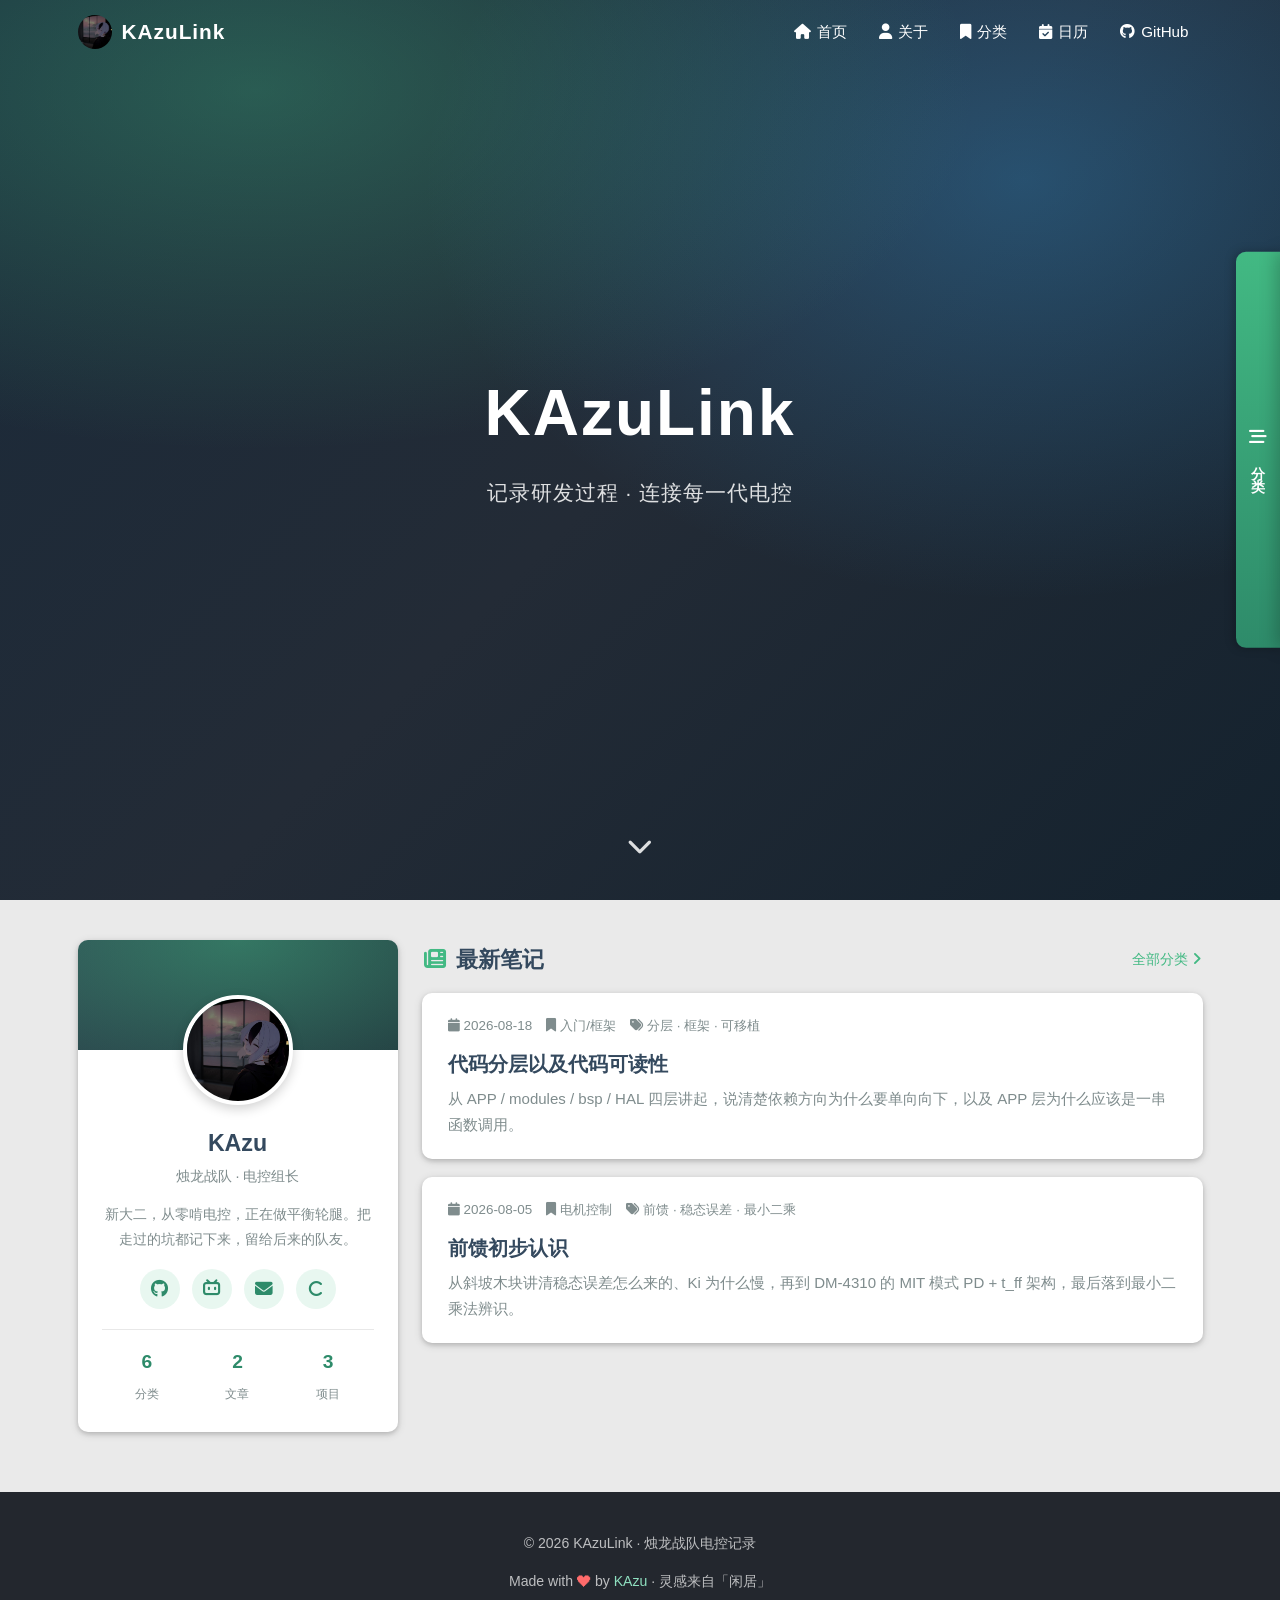
<file: index.html>
<!DOCTYPE html>
<html lang="zh-CN">
<head>
  <meta charset="utf-8">
  <meta name="viewport" content="width=device-width, initial-scale=1.0">
  <meta name="keywords" content="KAzuLink,烛龙,电控,机器人,轮腿,STM32">
  <meta name="description" content="KAzuLink · 烛龙电控记录与传承">
  <title>KAzuLink · 首页</title>
  <link rel="icon" type="image/png" href="preview.jpg">

  <!-- Font Awesome 图标 -->
  <link rel="stylesheet" href="https://cdn.jsdelivr.net/npm/@fortawesome/fontawesome-free@6.5.1/css/all.min.css">
  <!-- AOS 滚动动画（与闲居同款） -->
  <link rel="stylesheet" href="https://cdn.jsdelivr.net/npm/aos@2.3.4/dist/aos.css">
  <link rel="stylesheet" href="css/style.css">
</head>
<body>

  <!-- ============ 顶部导航 ============ -->
  <header class="navbar-fixed">
    <nav id="headNav" class="nav-transparent">
      <div class="container">
        <div class="brand">
          <a href="index.html" class="waves-effect">
            <img src="preview.jpg" class="logo-img" alt="LOGO">
            <span>KAzuLink</span>
          </a>
        </div>
        <ul class="nav-menu">
          <li><a href="index.html" class="waves-effect"><i class="fas fa-home"></i><span>首页</span></a></li>
          <li><a href="about.html" class="waves-effect"><i class="fas fa-user"></i><span>关于</span></a></li>
          <li><a href="categories.html" class="waves-effect"><i class="fas fa-bookmark"></i><span>分类</span></a></li>
          <li><a href="leg-plan.html" class="waves-effect"><i class="fas fa-calendar-check"></i><span>日历</span></a></li>
          <li><a href="https://github.com/KAzuLInk" target="_blank" class="waves-effect"><i class="fab fa-github"></i><span>GitHub</span></a></li>
        </ul>
      </div>
    </nav>
  </header>

  <!-- ============ Hero Banner ============ -->
  <section class="hero">
    <div class="hero-inner">
      <h1 class="site-title" data-aos="fade-up">KAzuLink</h1>
      <p class="site-subtitle" data-aos="fade-up" data-aos-delay="150">记录研发过程 · 连接每一代电控</p>
    </div>
    <a href="#main" class="scroll-down"><i class="fas fa-chevron-down"></i></a>
  </section>

  <!-- ============ 主体 ============ -->
  <main class="main" id="main">
    <div class="container layout">

      <!-- 左侧个人卡片 -->
      <aside class="card profile-card" data-aos="fade-right">
        <div class="profile-cover"></div>
        <div class="profile-body">
          <a class="profile-main" href="about.html" title="查看关于我">
            <img src="preview.jpg" class="avatar" alt="头像">
            <h2 class="profile-name">KAzu</h2>
            <p class="profile-title">烛龙战队 · 电控组长</p>
            <p class="profile-bio">新大二，从零啃电控，正在做平衡轮腿。把走过的坑都记下来，留给后来的队友。</p>
          </a>
          <div class="profile-links">
            <a href="https://github.com/KAzuLInk" target="_blank" title="GitHub"><i class="fab fa-github"></i></a>
            <a href="https://space.bilibili.com/" target="_blank" title="B站"><i class="fab fa-bilibili"></i></a>
            <a href="mailto:you@example.com" title="邮箱"><i class="fas fa-envelope"></i></a>
            <a href="#" title="CSDN"><i class="fas fa-c"></i></a>
          </div>
          <div class="profile-stats">
            <div class="stat"><b>6</b><span>分类</span></div>
            <div class="stat"><b>2</b><span>文章</span></div>
            <div class="stat"><b>3</b><span>项目</span></div>
          </div>
        </div>
      </aside>

      <!-- 右侧文章列表 -->
      <section>
        <div class="section-head" data-aos="fade-left">
          <h2><i class="fas fa-newspaper"></i>最新笔记</h2>
          <a class="more" href="categories.html">全部分类 <i class="fas fa-angle-right"></i></a>
        </div>

        <!-- POSTS_START -->
        <article class="card post-card hoverable" data-aos="fade-up">
          <div class="post-meta">
            <span><i class="fas fa-calendar"></i>2026-08-18</span>
            <span><i class="fas fa-bookmark"></i>入门/框架</span>
            <span><i class="fas fa-tags"></i>分层 · 框架 · 可移植</span>
          </div>
          <h3><a href="post-code-layering.html">代码分层以及代码可读性</a></h3>
          <p class="post-excerpt">从 APP / modules / bsp / HAL 四层讲起，说清楚依赖方向为什么要单向向下，以及 APP 层为什么应该是一串函数调用。</p>
        </article>

        <article class="card post-card hoverable" data-aos="fade-up" data-aos-delay="100">
          <div class="post-meta">
            <span><i class="fas fa-calendar"></i>2026-08-05</span>
            <span><i class="fas fa-bookmark"></i>电机控制</span>
            <span><i class="fas fa-tags"></i>前馈 · 稳态误差 · 最小二乘</span>
          </div>
          <h3><a href="post-feedforward.html">前馈初步认识</a></h3>
          <p class="post-excerpt">从斜坡木块讲清稳态误差怎么来的、Ki 为什么慢，再到 DM-4310 的 MIT 模式 PD + t_ff 架构，最后落到最小二乘法辨识。</p>
        </article>
      <!-- POSTS_END -->
      </section>

    </div>
  </main>

  <!-- ============ 右侧弹出分类抽屉 ============ -->
  <aside class="category-drawer" id="categoryDrawer">
    <div class="drawer-handle" id="drawerHandle">
      <i class="fas fa-bars-staggered"></i>
      <span class="handle-text">分 类</span>
    </div>
    <div class="drawer-body">
      <div class="drawer-title"><i class="fas fa-bookmark"></i>全部分类</div>
      <a class="drawer-item" href="categories.html#framework"><i class="fas fa-layer-group"></i>入门/框架<span class="count">1</span></a>
      <a class="drawer-item" href="categories.html#motor"><i class="fas fa-gauge-high"></i>电机控制<span class="count">1</span></a>
      <a class="drawer-item" href="categories.html#leg"><i class="fas fa-person-running"></i>平衡轮腿<span class="count">0</span></a>
      <a class="drawer-item" href="categories.html#chassis"><i class="fas fa-gears"></i>底盘/云台<span class="count">0</span></a>
      <a class="drawer-item" href="categories.html#review"><i class="fas fa-flag-checkered"></i>比赛复盘<span class="count">0</span></a>
      <a class="drawer-item" href="categories.html#pitfall"><i class="fas fa-triangle-exclamation"></i>踩坑记录<span class="count">0</span></a>
    </div>
  </aside>

  <!-- ============ 返回顶部 ============ -->
  <button class="to-top" id="toTop" title="返回顶部"><i class="fas fa-arrow-up"></i></button>

  <!-- ============ 页脚 ============ -->
  <footer>
    <p>© 2026 KAzuLink · 烛龙战队电控记录</p>
    <p>Made with <span class="heart">❤</span> by <a href="about.html">KAzu</a> · 灵感来自「闲居」</p>
  </footer>

  <!-- AOS 动画 -->
  <script src="https://cdn.jsdelivr.net/npm/aos@2.3.4/dist/aos.js"></script>
  <script src="js/main.js"></script>
</body>
</html>
</file>
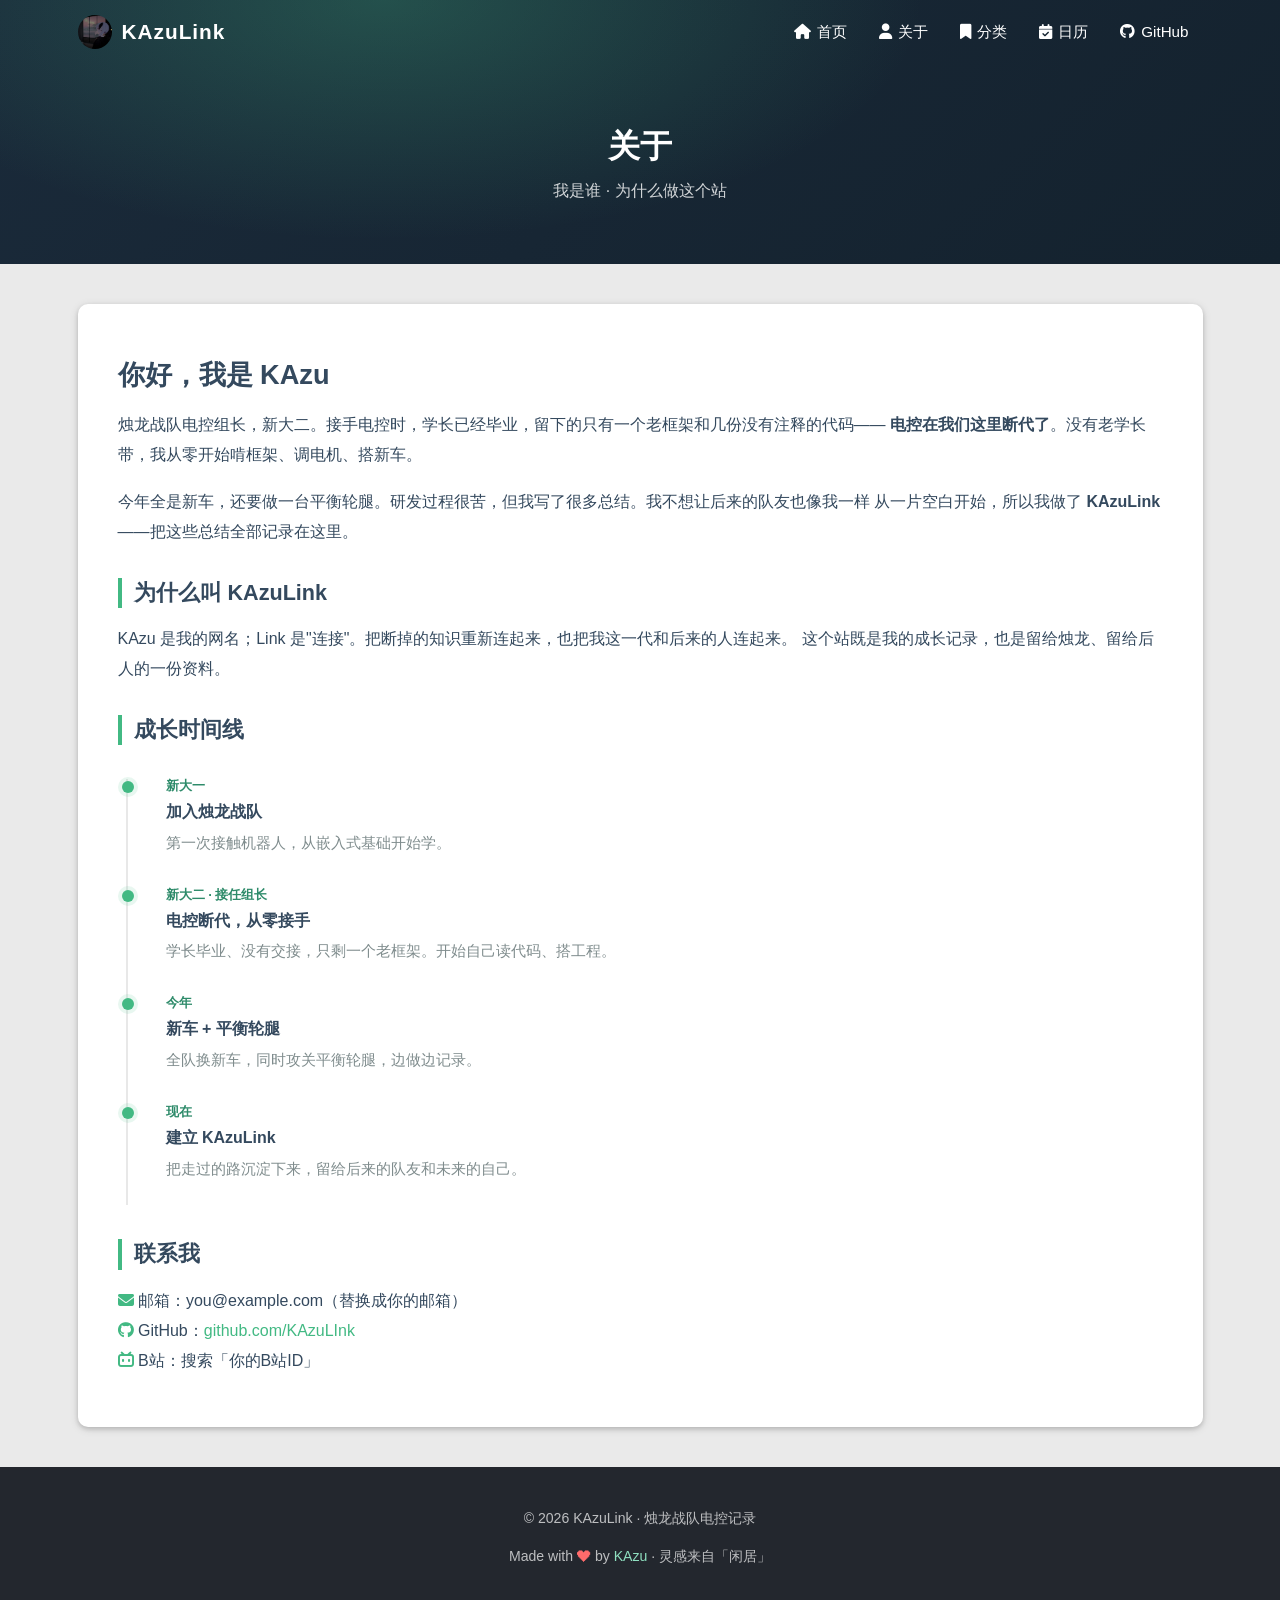
<file: about.html>
<!DOCTYPE html>
<html lang="zh-CN">
<head>
  <meta charset="utf-8">
  <meta name="viewport" content="width=device-width, initial-scale=1.0">
  <meta name="description" content="关于 KAzuLink 与烛龙电控">
  <title>关于 · KAzuLink</title>
  <link rel="icon" type="image/png" href="preview.jpg">
  <link rel="stylesheet" href="https://cdn.jsdelivr.net/npm/@fortawesome/fontawesome-free@6.5.1/css/all.min.css">
  <link rel="stylesheet" href="https://cdn.jsdelivr.net/npm/aos@2.3.4/dist/aos.css">
  <link rel="stylesheet" href="css/style.css">
</head>
<body>

  <header class="navbar-fixed">
    <nav id="headNav" class="nav-transparent">
      <div class="container">
        <div class="brand">
          <a href="index.html" class="waves-effect">
            <img src="preview.jpg" class="logo-img" alt="LOGO">
            <span>KAzuLink</span>
          </a>
        </div>
        <ul class="nav-menu">
          <li><a href="index.html" class="waves-effect"><i class="fas fa-home"></i><span>首页</span></a></li>
          <li><a href="about.html" class="waves-effect"><i class="fas fa-user"></i><span>关于</span></a></li>
          <li><a href="categories.html" class="waves-effect"><i class="fas fa-bookmark"></i><span>分类</span></a></li>
          <li><a href="leg-plan.html" class="waves-effect"><i class="fas fa-calendar-check"></i><span>日历</span></a></li>
          <li><a href="https://github.com/KAzuLInk" target="_blank" class="waves-effect"><i class="fab fa-github"></i><span>GitHub</span></a></li>
        </ul>
      </div>
    </nav>
  </header>

  <section class="page-hero">
    <h1 data-aos="fade-up">关于</h1>
    <p data-aos="fade-up" data-aos-delay="100">我是谁 · 为什么做这个站</p>
  </section>

  <main class="container">
    <div class="article" data-aos="fade-up">
      <h1>你好，我是 KAzu</h1>
      <p>
        烛龙战队电控组长，新大二。接手电控时，学长已经毕业，留下的只有一个老框架和几份没有注释的代码——
        <strong>电控在我们这里断代了</strong>。没有老学长带，我从零开始啃框架、调电机、搭新车。
      </p>
      <p>
        今年全是新车，还要做一台平衡轮腿。研发过程很苦，但我写了很多总结。我不想让后来的队友也像我一样
        从一片空白开始，所以我做了 <strong>KAzuLink</strong>——把这些总结全部记录在这里。
      </p>

      <h2>为什么叫 KAzuLink</h2>
      <p>
        KAzu 是我的网名；Link 是"连接"。把断掉的知识重新连起来，也把我这一代和后来的人连起来。
        这个站既是我的成长记录，也是留给烛龙、留给后人的一份资料。
      </p>

      <h2>成长时间线</h2>
      <div class="timeline">
        <div class="timeline-item">
          <div class="time">新大一</div>
          <h4>加入烛龙战队</h4>
          <p>第一次接触机器人，从嵌入式基础开始学。</p>
        </div>
        <div class="timeline-item">
          <div class="time">新大二 · 接任组长</div>
          <h4>电控断代，从零接手</h4>
          <p>学长毕业、没有交接，只剩一个老框架。开始自己读代码、搭工程。</p>
        </div>
        <div class="timeline-item">
          <div class="time">今年</div>
          <h4>新车 + 平衡轮腿</h4>
          <p>全队换新车，同时攻关平衡轮腿，边做边记录。</p>
        </div>
        <div class="timeline-item">
          <div class="time">现在</div>
          <h4>建立 KAzuLink</h4>
          <p>把走过的路沉淀下来，留给后来的队友和未来的自己。</p>
        </div>
      </div>

      <h2>联系我</h2>
      <p>
        <i class="fas fa-envelope" style="color:#42b983"></i> 邮箱：you@example.com（替换成你的邮箱）<br>
        <i class="fab fa-github" style="color:#42b983"></i> GitHub：<a href="https://github.com/KAzuLInk">github.com/KAzuLInk</a><br>
        <i class="fab fa-bilibili" style="color:#42b983"></i> B站：搜索「你的B站ID」
      </p>
    </div>
  </main>

  <footer>
    <p>© 2026 KAzuLink · 烛龙战队电控记录</p>
    <p>Made with <span class="heart">❤</span> by <a href="about.html">KAzu</a> · 灵感来自「闲居」</p>
  </footer>

  <script src="https://cdn.jsdelivr.net/npm/aos@2.3.4/dist/aos.js"></script>
  <script src="js/main.js"></script>
</body>
</html>
</file>
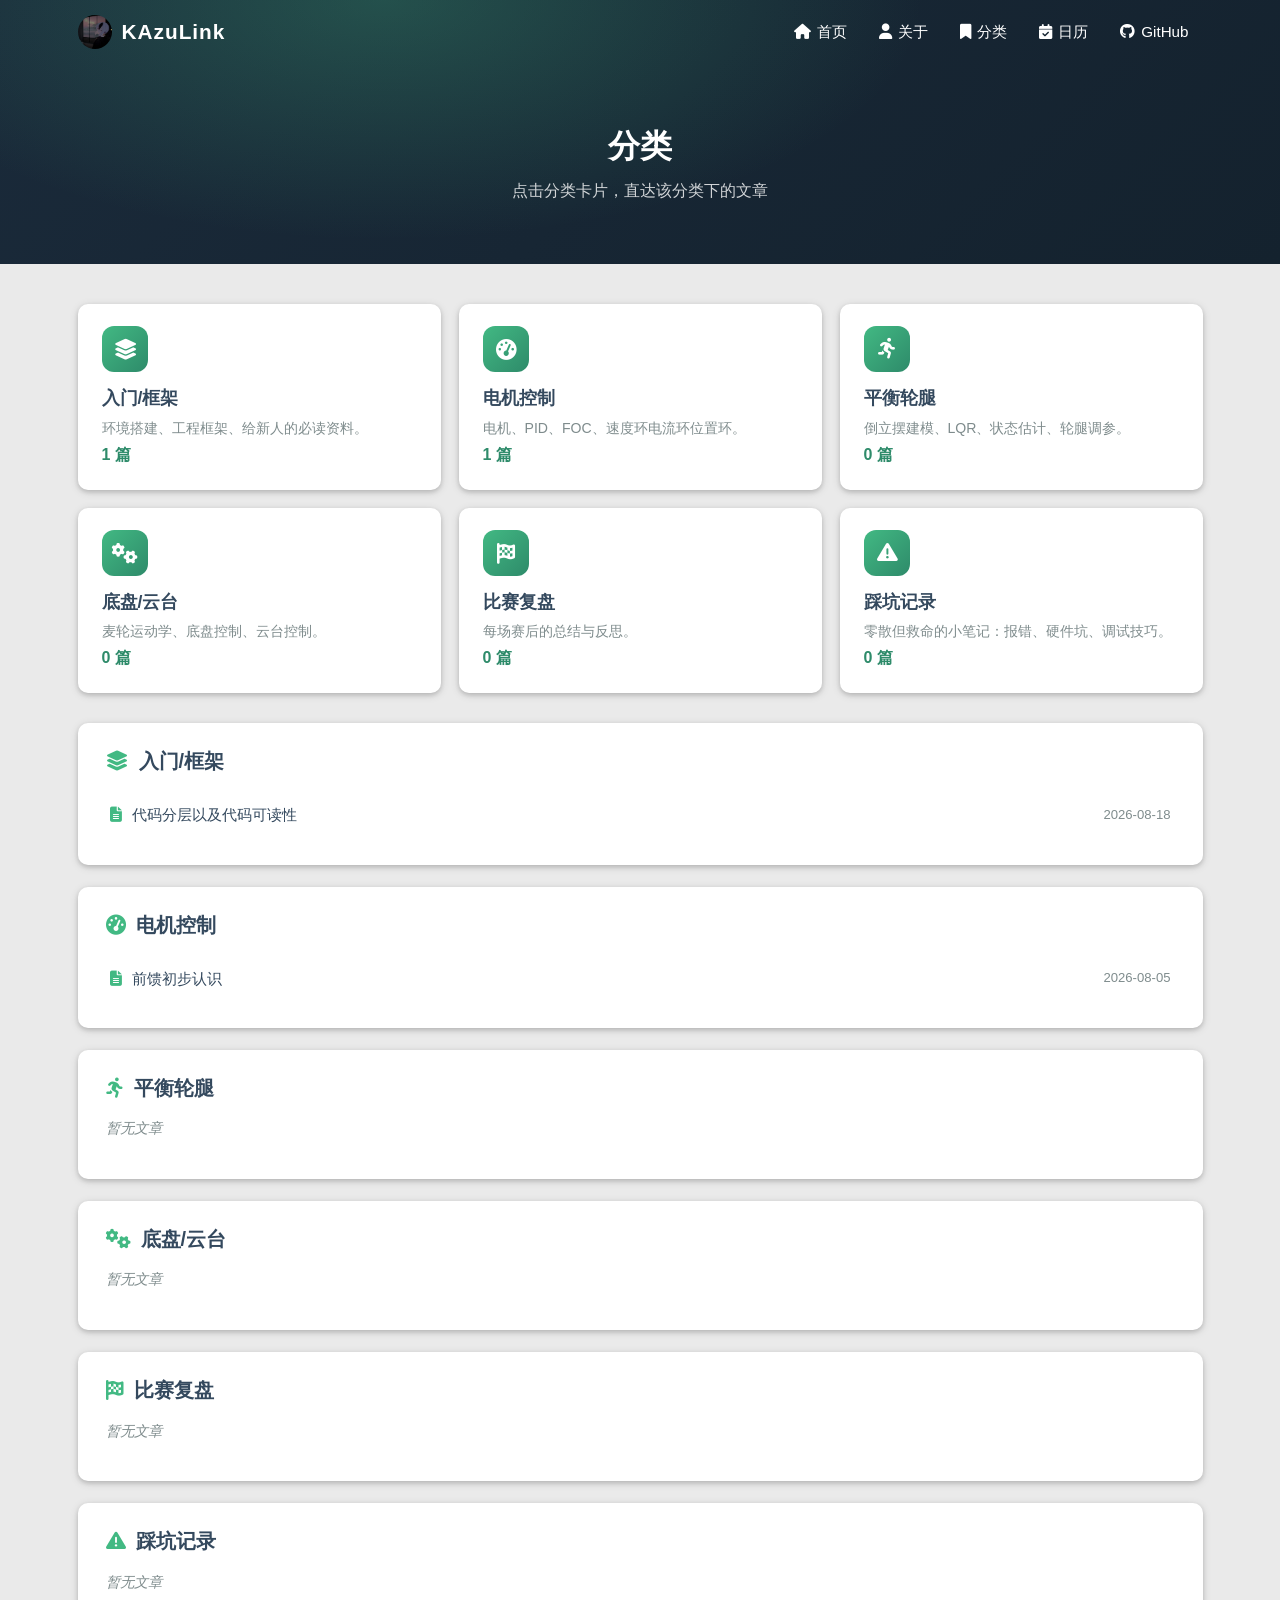
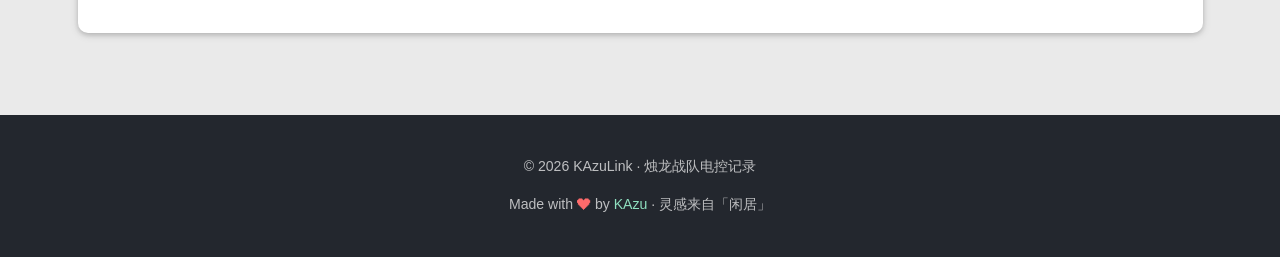
<file: categories.html>
<!DOCTYPE html>
<html lang="zh-CN">
<head>
  <meta charset="utf-8">
  <meta name="viewport" content="width=device-width, initial-scale=1.0">
  <meta name="description" content="KAzuLink 全部分类">
  <title>分类 · KAzuLink</title>
  <link rel="icon" type="image/png" href="preview.jpg">
  <link rel="stylesheet" href="https://cdn.jsdelivr.net/npm/@fortawesome/fontawesome-free@6.5.1/css/all.min.css">
  <link rel="stylesheet" href="https://cdn.jsdelivr.net/npm/aos@2.3.4/dist/aos.css">
  <link rel="stylesheet" href="css/style.css">
</head>
<body>

  <header class="navbar-fixed">
    <nav id="headNav" class="nav-transparent">
      <div class="container">
        <div class="brand">
          <a href="index.html" class="waves-effect">
            <img src="preview.jpg" class="logo-img" alt="LOGO">
            <span>KAzuLink</span>
          </a>
        </div>
        <ul class="nav-menu">
          <li><a href="index.html" class="waves-effect"><i class="fas fa-home"></i><span>首页</span></a></li>
          <li><a href="about.html" class="waves-effect"><i class="fas fa-user"></i><span>关于</span></a></li>
          <li><a href="categories.html" class="waves-effect"><i class="fas fa-bookmark"></i><span>分类</span></a></li>
          <li><a href="leg-plan.html" class="waves-effect"><i class="fas fa-calendar-check"></i><span>日历</span></a></li>
          <li><a href="https://github.com/KAzuLInk" target="_blank" class="waves-effect"><i class="fab fa-github"></i><span>GitHub</span></a></li>
        </ul>
      </div>
    </nav>
  </header>

  <section class="page-hero">
    <h1 data-aos="fade-up">分类</h1>
    <p data-aos="fade-up" data-aos-delay="100">点击分类卡片，直达该分类下的文章</p>
  </section>

  <main class="container" style="padding:40px 0 60px;">

    <!-- 六个可点击的分类卡片 -->
    <div class="cat-grid">

      <a class="cat-card" href="#framework" data-aos="fade-up">
        <div class="cat-icon"><i class="fas fa-layer-group"></i></div>
        <h3>入门/框架</h3>
        <p>环境搭建、工程框架、给新人的必读资料。</p>
        <span class="count">1 篇</span>
      </a>

      <a class="cat-card" href="#motor" data-aos="fade-up" data-aos-delay="80">
        <div class="cat-icon"><i class="fas fa-gauge-high"></i></div>
        <h3>电机控制</h3>
        <p>电机、PID、FOC、速度环电流环位置环。</p>
        <span class="count">1 篇</span>
      </a>

      <a class="cat-card" href="#leg" data-aos="fade-up" data-aos-delay="160">
        <div class="cat-icon"><i class="fas fa-person-running"></i></div>
        <h3>平衡轮腿</h3>
        <p>倒立摆建模、LQR、状态估计、轮腿调参。</p>
        <span class="count">0 篇</span>
      </a>

      <a class="cat-card" href="#chassis" data-aos="fade-up" data-aos-delay="240">
        <div class="cat-icon"><i class="fas fa-gears"></i></div>
        <h3>底盘/云台</h3>
        <p>麦轮运动学、底盘控制、云台控制。</p>
        <span class="count">0 篇</span>
      </a>

      <a class="cat-card" href="#review" data-aos="fade-up" data-aos-delay="320">
        <div class="cat-icon"><i class="fas fa-flag-checkered"></i></div>
        <h3>比赛复盘</h3>
        <p>每场赛后的总结与反思。</p>
        <span class="count">0 篇</span>
      </a>

      <a class="cat-card" href="#pitfall" data-aos="fade-up" data-aos-delay="400">
        <div class="cat-icon"><i class="fas fa-triangle-exclamation"></i></div>
        <h3>踩坑记录</h3>
        <p>零散但救命的小笔记：报错、硬件坑、调试技巧。</p>
        <span class="count">0 篇</span>
      </a>

    </div>

    <!-- 各分类的文章列表 -->
    <div class="cat-sections">

      <!-- CAT_SECTIONS_START -->
      <section id="framework" class="cat-section" data-aos="fade-up">
        <h2><i class="fas fa-layer-group"></i>入门/框架</h2>
        <ul>
          <li><a href="post-code-layering.html">代码分层以及代码可读性</a><span class="date">2026-08-18</span></li>
        </ul>
      </section>

      <section id="motor" class="cat-section" data-aos="fade-up">
        <h2><i class="fas fa-gauge-high"></i>电机控制</h2>
        <ul>
          <li><a href="post-feedforward.html">前馈初步认识</a><span class="date">2026-08-05</span></li>
        </ul>
      </section>

      <section id="leg" class="cat-section" data-aos="fade-up">
        <h2><i class="fas fa-person-running"></i>平衡轮腿</h2>
        <p class="cat-empty">暂无文章</p>
      </section>

      <section id="chassis" class="cat-section" data-aos="fade-up">
        <h2><i class="fas fa-gears"></i>底盘/云台</h2>
        <p class="cat-empty">暂无文章</p>
      </section>

      <section id="review" class="cat-section" data-aos="fade-up">
        <h2><i class="fas fa-flag-checkered"></i>比赛复盘</h2>
        <p class="cat-empty">暂无文章</p>
      </section>

      <section id="pitfall" class="cat-section" data-aos="fade-up">
        <h2><i class="fas fa-triangle-exclamation"></i>踩坑记录</h2>
        <p class="cat-empty">暂无文章</p>
      </section>
    <!-- CAT_SECTIONS_END -->

    </div>
  </main>

  <footer>
    <p>© 2026 KAzuLink · 烛龙战队电控记录</p>
    <p>Made with <span class="heart">❤</span> by <a href="about.html">KAzu</a> · 灵感来自「闲居」</p>
  </footer>

  <script src="https://cdn.jsdelivr.net/npm/aos@2.3.4/dist/aos.js"></script>
  <script src="js/main.js"></script>
</body>
</html>
</file>
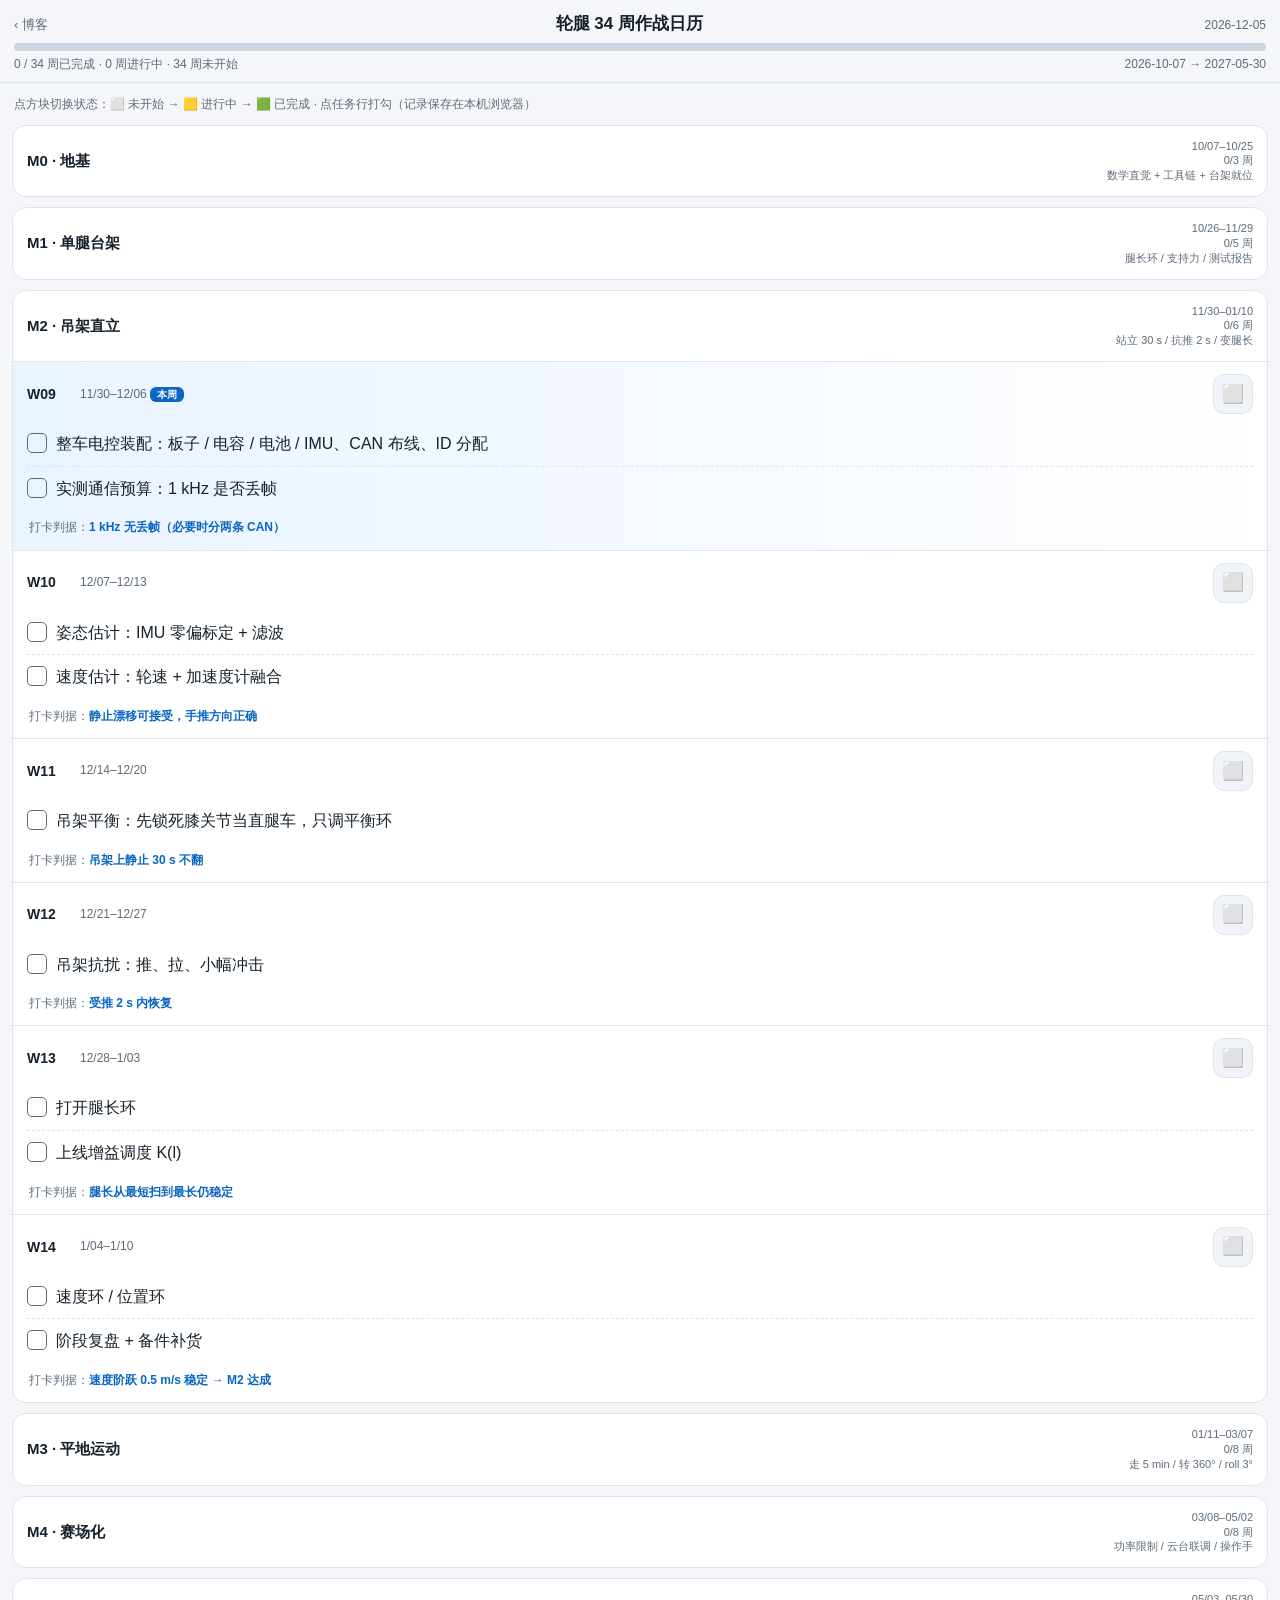
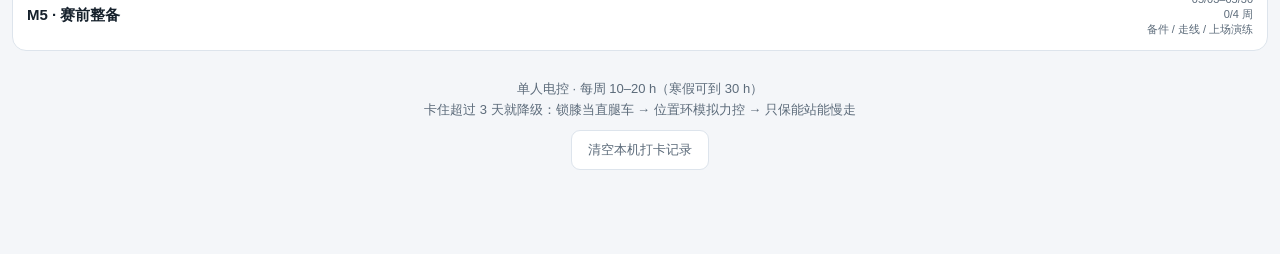
<file: leg-plan.html>
<!DOCTYPE html>
<html lang="zh-CN">
<head>
<meta charset="utf-8">
<meta name="viewport" content="width=device-width, initial-scale=1.0, viewport-fit=cover">
<meta name="theme-color" content="#0f1720">
<meta name="apple-mobile-web-app-capable" content="yes">
<meta name="apple-mobile-web-app-status-bar-style" content="black-translucent">
<meta name="apple-mobile-web-app-title" content="轮腿作战">
<title>轮腿 34 周作战日历</title>
<style>
  :root{
    --bg:#0f1720; --card:#18222e; --card2:#1e2a38; --line:#2b3a4a;
    --fg:#e8eef5; --dim:#8fa2b5; --accent:#4ea1ff; --ok:#3fb950; --doing:#d29922; --todo:#39485a;
  }
  @media (prefers-color-scheme: light){
    :root{ --bg:#f4f6f9; --card:#ffffff; --card2:#f0f3f7; --line:#dde4ec;
           --fg:#16212c; --dim:#5c6b7a; --accent:#0a66c2; --ok:#1a7f37; --doing:#9a6700; --todo:#cdd6e0; }
  }
  *{box-sizing:border-box; -webkit-tap-highlight-color:transparent}
  body{margin:0;background:var(--bg);color:var(--fg);
    font-family:-apple-system,BlinkMacSystemFont,"PingFang SC","Microsoft YaHei","Helvetica Neue",Arial,sans-serif;
    font-size:16px;line-height:1.6;padding-bottom:60px}
  header{position:sticky;top:0;z-index:10;background:var(--bg);border-bottom:1px solid var(--line);
    padding:10px 14px calc(8px + env(safe-area-inset-bottom,0px));padding-top:calc(10px + env(safe-area-inset-top,0px))}
  h1{margin:0 0 6px;font-size:17px;font-weight:700;display:flex;justify-content:space-between;align-items:baseline}
  h1 small{font-weight:400;color:var(--dim);font-size:12px}
  .back{color:var(--dim);text-decoration:none;font-weight:400;font-size:13px;margin-right:6px;white-space:nowrap}
  .bar{height:8px;border-radius:5px;background:var(--todo);overflow:hidden}
  .bar>i{display:block;height:100%;width:0;background:linear-gradient(90deg,var(--accent),var(--ok));transition:width .3s}
  .barline{display:flex;justify-content:space-between;font-size:12px;color:var(--dim);margin-top:4px}
  main{padding:12px 12px 0}
  .phase{background:var(--card);border:1px solid var(--line);border-radius:14px;margin-bottom:10px;overflow:hidden}
  .phase>summary{padding:13px 14px;cursor:pointer;list-style:none;display:flex;align-items:center;gap:10px}
  .phase>summary::-webkit-details-marker{display:none}
  .pname{font-weight:700;font-size:15px;flex:1}
  .pmeta{font-size:11px;color:var(--dim);text-align:right;line-height:1.35}
  .week{padding:12px 14px;border-top:1px solid var(--line)}
  .week.now{background:linear-gradient(90deg,rgba(78,161,255,.12),transparent)}
  .whead{display:flex;align-items:center;gap:9px}
  .wid{font-weight:700;font-size:14px;min-width:44px}
  .wdates{font-size:12px;color:var(--dim);flex:1}
  .now-tag{font-size:10px;background:var(--accent);color:#fff;border-radius:6px;padding:2px 7px;font-weight:700}
  .chip{width:40px;height:40px;border-radius:11px;border:1px solid var(--line);background:var(--card2);
    display:flex;align-items:center;justify-content:center;font-size:18px;cursor:pointer;user-select:none;flex:0 0 auto}
  .chip.s1{border-color:var(--doing)} .chip.s2{border-color:var(--ok)}
  .tasks{margin:8px 0 0;padding:0;list-style:none}
  .tasks li{display:flex;gap:9px;align-items:flex-start;padding:9px 0;border-bottom:1px dashed var(--line);cursor:pointer}
  .tasks li:last-child{border-bottom:none}
  .box{width:20px;height:20px;border-radius:5px;border:1.5px solid var(--dim);flex:0 0 auto;margin-top:2px;
    display:flex;align-items:center;justify-content:center;font-size:13px;color:#fff}
  .tasks li.on .box{background:var(--ok);border-color:var(--ok)}
  .tasks li.on .tx{color:var(--dim);text-decoration:line-through}
  .crit{font-size:12px;color:var(--dim);margin-top:8px;padding-left:2px}
  .crit b{color:var(--accent)}
  footer{padding:18px 16px calc(24px + env(safe-area-inset-bottom,0px));font-size:13px;color:var(--dim);text-align:center}
  footer button{margin-top:10px;background:var(--card);color:var(--dim);border:1px solid var(--line);
    border-radius:9px;padding:10px 16px;font-size:13px}
  .legend{font-size:12px;color:var(--dim);margin:0 0 10px;padding:0 2px}
</style>
</head>
<body>

<header>
  <h1><a href="index.html" class="back">‹ 博客</a>轮腿 34 周作战日历 <small id="today"></small></h1>
  <div class="bar"><i id="allbar"></i></div>
  <div class="barline"><span id="alltext">0 / 34 周</span><span>2026-10-07 → 2027-05-30</span></div>
</header>

<main>
  <p class="legend">点方块切换状态：⬜ 未开始 → 🟨 进行中 → 🟩 已完成 · 点任务行打勾（记录保存在本机浏览器）</p>
  <div id="app"></div>
</main>

<footer>
  单人电控 · 每周 10–20 h（寒假可到 30 h）<br>
  卡住超过 3 天就降级：锁膝当直腿车 → 位置环模拟力控 → 只保能站能慢走
  <div><button id="reset">清空本机打卡记录</button></div>
</footer>

<script>
/* ============ 计划数据 ============ */
var PHASES = [
  {n:"M0 · 地基",        s:"10/07–10/25", g:"数学直觉 + 工具链 + 台架就位", ids:[1,2,3]},
  {n:"M1 · 单腿台架",    s:"10/26–11/29", g:"腿长环 / 支持力 / 测试报告",   ids:[4,5,6,7,8]},
  {n:"M2 · 吊架直立",    s:"11/30–01/10", g:"站立 30 s / 抗推 2 s / 变腿长", ids:[9,10,11,12,13,14]},
  {n:"M3 · 平地运动",    s:"01/11–03/07", g:"走 5 min / 转 360° / roll 3°",  ids:[15,16,17,18,19,20,21,22]},
  {n:"M4 · 赛场化",      s:"03/08–05/02", g:"功率限制 / 云台联调 / 操作手",  ids:[23,24,25,26,27,28,29,30]},
  {n:"M5 · 赛前整备",    s:"05/03–05/30", g:"备件 / 走线 / 上场演练",        ids:[31,32,33,34]}
];

var WEEKS = [
 {id:1, p:0, t:["给机械发对接消息：单腿日期 / 接口 / 零位与限位 / 备件","看完 3Blue1Brown《线性代数的本质》","装 MuJoCo，编译通过第一个 C 例子"], c:"MuJoCo 窗口能动"},
 {id:2, p:0, t:["DR_CAN 控制理论：状态空间部分","MuJoCo 里加载 Upkie 的 URDF","传统步兵上打通 CAN 力矩模式 + 1 kHz 循环"], c:"能读到电机力矩反馈"},
 {id:3, p:0, t:["DR_CAN 的 LQR 部分，自己推一遍轮式倒立摆的 A、B","用 mjd_transitionFD 拿线性化矩阵","装 Octave，算出第一个 K","单腿台架 + 吊架 + 护具 + 急停到位"], c:"Octave 输出可用增益"},
 {id:4, p:1, t:["读编码器 / 电机 ID / 零位标定","关节软限位 + 力矩限幅 + 急停"], c:"能转到指定角度且越限截断"},
 {id:5, p:1, t:["用 C 写 2R 正解 / 逆解 / 雅可比","主机单测 IK(FK(q)) == q","扫工作空间，标出奇异点"], c:"单测通过"},
 {id:6, p:1, t:["力控标定扭矩常数，测电流环带宽","搭 Ozone + J-Link RTT 波形系统"], c:"力矩阶跃有可复现曲线"},
 {id:7, p:1, t:["腿长环 PID + 重力前馈","支持力估计（由关节力矩反推）"], c:"腿长阶跃无静差、无持续振荡"},
 {id:8, p:1, t:["台架支持力验证（误差 < 10%）","写台架测试报告","备件到位"], c:"报告可复现 → M1 达成"},
 {id:9,  p:2, t:["整车电控装配：板子 / 电容 / 电池 / IMU、CAN 布线、ID 分配","实测通信预算：1 kHz 是否丢帧"], c:"1 kHz 无丢帧（必要时分两条 CAN）"},
 {id:10, p:2, t:["姿态估计：IMU 零偏标定 + 滤波","速度估计：轮速 + 加速度计融合"], c:"静止漂移可接受，手推方向正确"},
 {id:11, p:2, t:["吊架平衡：先锁死膝关节当直腿车，只调平衡环"], c:"吊架上静止 30 s 不翻"},
 {id:12, p:2, t:["吊架抗扰：推、拉、小幅冲击"], c:"受推 2 s 内恢复"},
 {id:13, p:2, t:["打开腿长环","上线增益调度 K(l)"], c:"腿长从最短扫到最长仍稳定"},
 {id:14, p:2, t:["速度环 / 位置环","阶段复盘 + 备件补货"], c:"速度阶跃 0.5 m/s 稳定 → M2 达成"},
 {id:15, p:3, t:["下吊架（先半吊），平地 0.3 m/s 慢速"], c:"连续走 5 分钟不摔"},
 {id:16, p:3, t:["提速到 1 m/s","练加减速与制动"], c:"刹车不点头翻车"},
 {id:17, p:3, t:["转向：yaw 环 PID + 轮差速"], c:"原地转 360° 不摔"},
 {id:18, p:3, t:["防劈叉：两腿虚拟关节角差 PID","春节机械停摆：代码重构 + 写文档"], c:"直线行走两腿不前后错开"},
 {id:19, p:3, t:["横滚控制：左右腿长差动"], c:"roll 误差 3° 以内"},
 {id:20, p:3, t:["VMC 力映射全通（虚拟腿力 → 髋膝力矩）"], c:"指定腿输出 100 N 支持力，误差可接受"},
 {id:21, p:3, t:["抗扰与鲁棒：过障、斜坡、软地面"], c:"跑完整套操作流程不摔"},
 {id:22, p:3, t:["参数整定与复盘","整理已知问题清单"], c:"M3 达成"},
 {id:23, p:4, t:["功率限制（参考港科大 ENTERPRIZE 开源）"], c:"卡墙不超功率"},
 {id:24, p:4, t:["云台 / 图传 / 自瞄 / 裁判系统联调"], c:"整机联调通过"},
 {id:25, p:4, t:["离地检测 + 落地缓冲"], c:"抱起放下不失控"},
 {id:26, p:4, t:["可靠性：线缆、温升、连接器、螺丝胶"], c:"连续运行 30 min 无异常"},
 {id:27, p:4, t:["操作手练习计划（每周固定时长）"], c:"操作手能独立完成一套动作"},
 {id:28, p:4, t:["极限测试：撞、摔、下台阶，记录失效点"], c:"失效点有对策且已修"},
 {id:29, p:4, t:["战术演练 + 备件清点"], c:"备件箱清单齐"},
 {id:30, p:4, t:["全流程模拟上场"], c:"M4 达成"},
 {id:31, p:5, t:["保养 + 走线整理 + 关键件备份"], c:""},
 {id:32, p:5, t:["上场演练（含故障恢复：断电重启、零位重标定）"], c:""},
 {id:33, p:5, t:["赛前冻结代码","建立返场检查表"], c:""},
 {id:34, p:5, t:["区域赛 🚩"], c:""}
];

/* ============ 存储（记录只存在本机浏览器） ============ */
var KEY_W = 'legplan.week', KEY_T = 'legplan.task';
var wk = JSON.parse(localStorage.getItem(KEY_W) || '{}');
var tk = JSON.parse(localStorage.getItem(KEY_T) || '{}');
function save(){ localStorage.setItem(KEY_W, JSON.stringify(wk)); localStorage.setItem(KEY_T, JSON.stringify(tk)); }

/* ============ 日期计算 ============ */
var W1 = new Date(2026, 9, 5);            // 2026-10-05 周一
function startOf(id){ var d = new Date(W1); d.setDate(d.getDate() + 7 * (id - 1)); return d; }
function fmt(d){ return (d.getMonth() + 1) + '/' + ('0' + d.getDate()).slice(-2); }
function range(id){ var a = startOf(id), b = new Date(a); b.setDate(b.getDate() + 6); return fmt(a) + '–' + fmt(b); }
function currentId(){
  var t = new Date(); t.setHours(0,0,0,0);
  var mon = new Date(t); mon.setDate(mon.getDate() - ((mon.getDay() + 6) % 7));   // 本周一
  var diff = Math.round((mon - W1) / 604800000);
  return Math.min(34, Math.max(1, diff + 1));
}

/* ============ 渲染 ============ */
var CUR = currentId(), openPhase = WEEKS[CUR - 1].p, html = '';
PHASES.forEach(function(ph, pi){
  var done = ph.ids.filter(function(i){ return wk[i] === 2; }).length;
  html += '<details class="phase"' + (pi === openPhase ? ' open' : '') + '>' +
    '<summary><span class="pname">' + ph.n + '</span>' +
    '<span class="pmeta">' + ph.s + '<br>' + done + '/' + ph.ids.length + ' 周<br>' + ph.g + '</span></summary>';
  ph.ids.forEach(function(i){
    var w = WEEKS[i - 1], st = wk[i] || 0, isNow = (i === CUR);
    html += '<div class="week' + (isNow ? ' now' : '') + '" id="w' + i + '">' +
      '<div class="whead">' +
        '<span class="wid">W' + ('0' + i).slice(-2) + '</span>' +
        '<span class="wdates">' + range(i) + (isNow ? ' <span class="now-tag">本周</span>' : '') + '</span>' +
        '<span class="chip s' + st + '" data-w="' + i + '">' + (st === 2 ? '🟩' : st === 1 ? '🟨' : '⬜') + '</span>' +
      '</div><ul class="tasks">';
    w.t.forEach(function(txt, ti){
      var on = tk[i + ':' + ti] ? ' on' : '';
      html += '<li class="' + on.trim() + '" data-w="' + i + '" data-t="' + ti + '">' +
              '<span class="box">' + (on ? '✓' : '') + '</span><span class="tx">' + txt + '</span></li>';
    });
    html += '</ul>' + (w.c ? '<div class="crit">打卡判据：<b>' + w.c + '</b></div>' : '') + '</div>';
  });
  html += '</details>';
});
document.getElementById('app').innerHTML = html;

var now = new Date();
document.getElementById('today').textContent = now.getFullYear() + '-' +
  ('0' + (now.getMonth() + 1)).slice(-2) + '-' + ('0' + now.getDate()).slice(-2);

/* ============ 总进度 ============ */
function refreshAll(){
  var done = 0, doing = 0;
  for (var i = 1; i <= 34; i++){ if (wk[i] === 2) done++; else if (wk[i] === 1) doing++; }
  document.getElementById('allbar').style.width = (done / 34 * 100).toFixed(1) + '%';
  document.getElementById('alltext').textContent =
    done + ' / 34 周已完成 · ' + doing + ' 周进行中 · ' + (34 - done - doing) + ' 周未开始';
  PHASES.forEach(function(ph, pi){
    var d = ph.ids.filter(function(i){ return wk[i] === 2; }).length;
    var el = document.querySelectorAll('.phase .pmeta')[pi];
    if (el) el.innerHTML = ph.s + '<br>' + d + '/' + ph.ids.length + ' 周<br>' + ph.g;
  });
}

/* ============ 交互 ============ */
document.getElementById('app').addEventListener('click', function(e){
  var chip = e.target.closest('.chip');
  if (chip){
    var i = +chip.dataset.w, s = ((wk[i] || 0) + 1) % 3;
    wk[i] = s; save();
    chip.className = 'chip s' + s;
    chip.textContent = s === 2 ? '🟩' : s === 1 ? '🟨' : '⬜';
    refreshAll();
    return;
  }
  var li = e.target.closest('.tasks li');
  if (li){
    var k = li.dataset.w + ':' + li.dataset.t;
    tk[k] = !tk[k]; save();
    li.classList.toggle('on', !!tk[k]);
    li.querySelector('.box').textContent = tk[k] ? '✓' : '';
  }
});

document.getElementById('reset').addEventListener('click', function(){
  if (confirm('清空本机所有打卡记录？')){
    wk = {}; tk = {}; save(); location.reload();
  }
});

refreshAll();

/* 首次打开自动滚到本周 */
if (!sessionStorage.getItem('legplan.scrolled')){
  sessionStorage.setItem('legplan.scrolled', '1');
  var el = document.getElementById('w' + CUR);
  if (el) setTimeout(function(){ el.scrollIntoView({block:'center'}); }, 200);
}
</script>
</body>
</html>
</file>
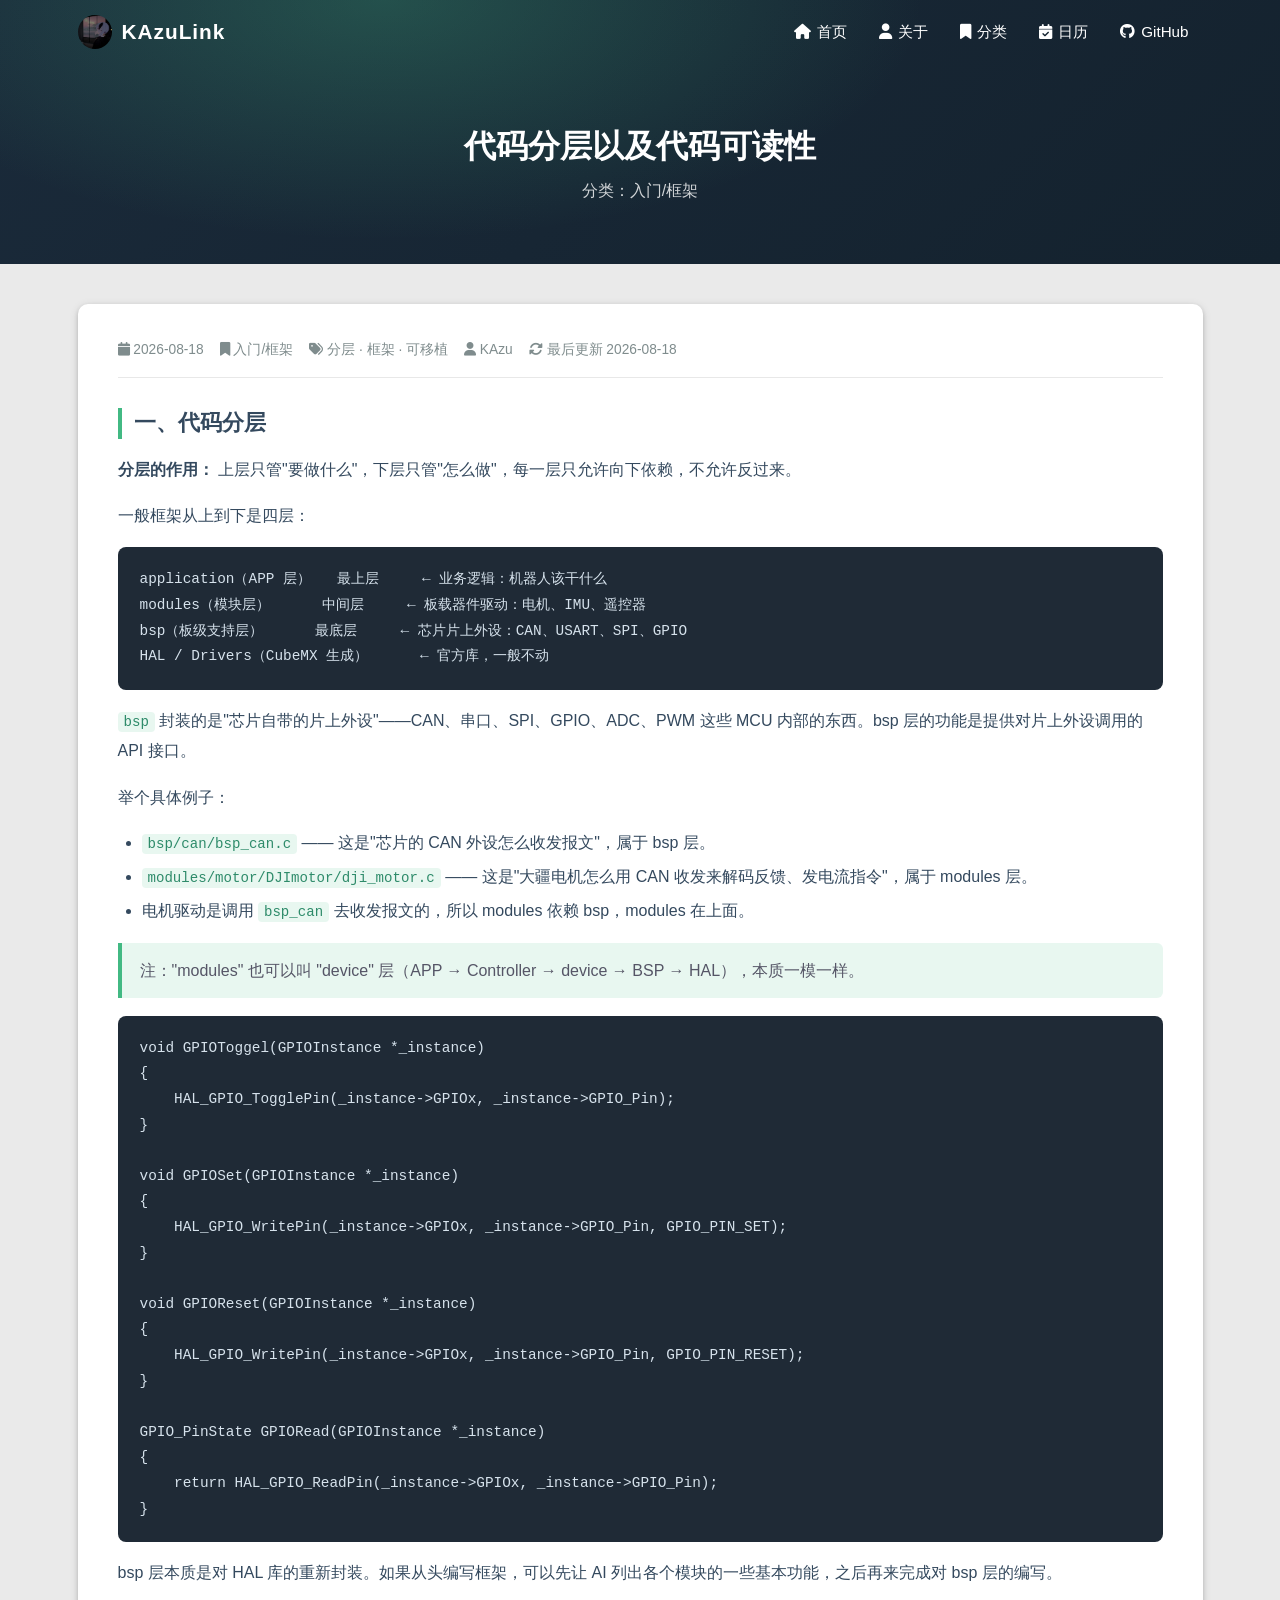
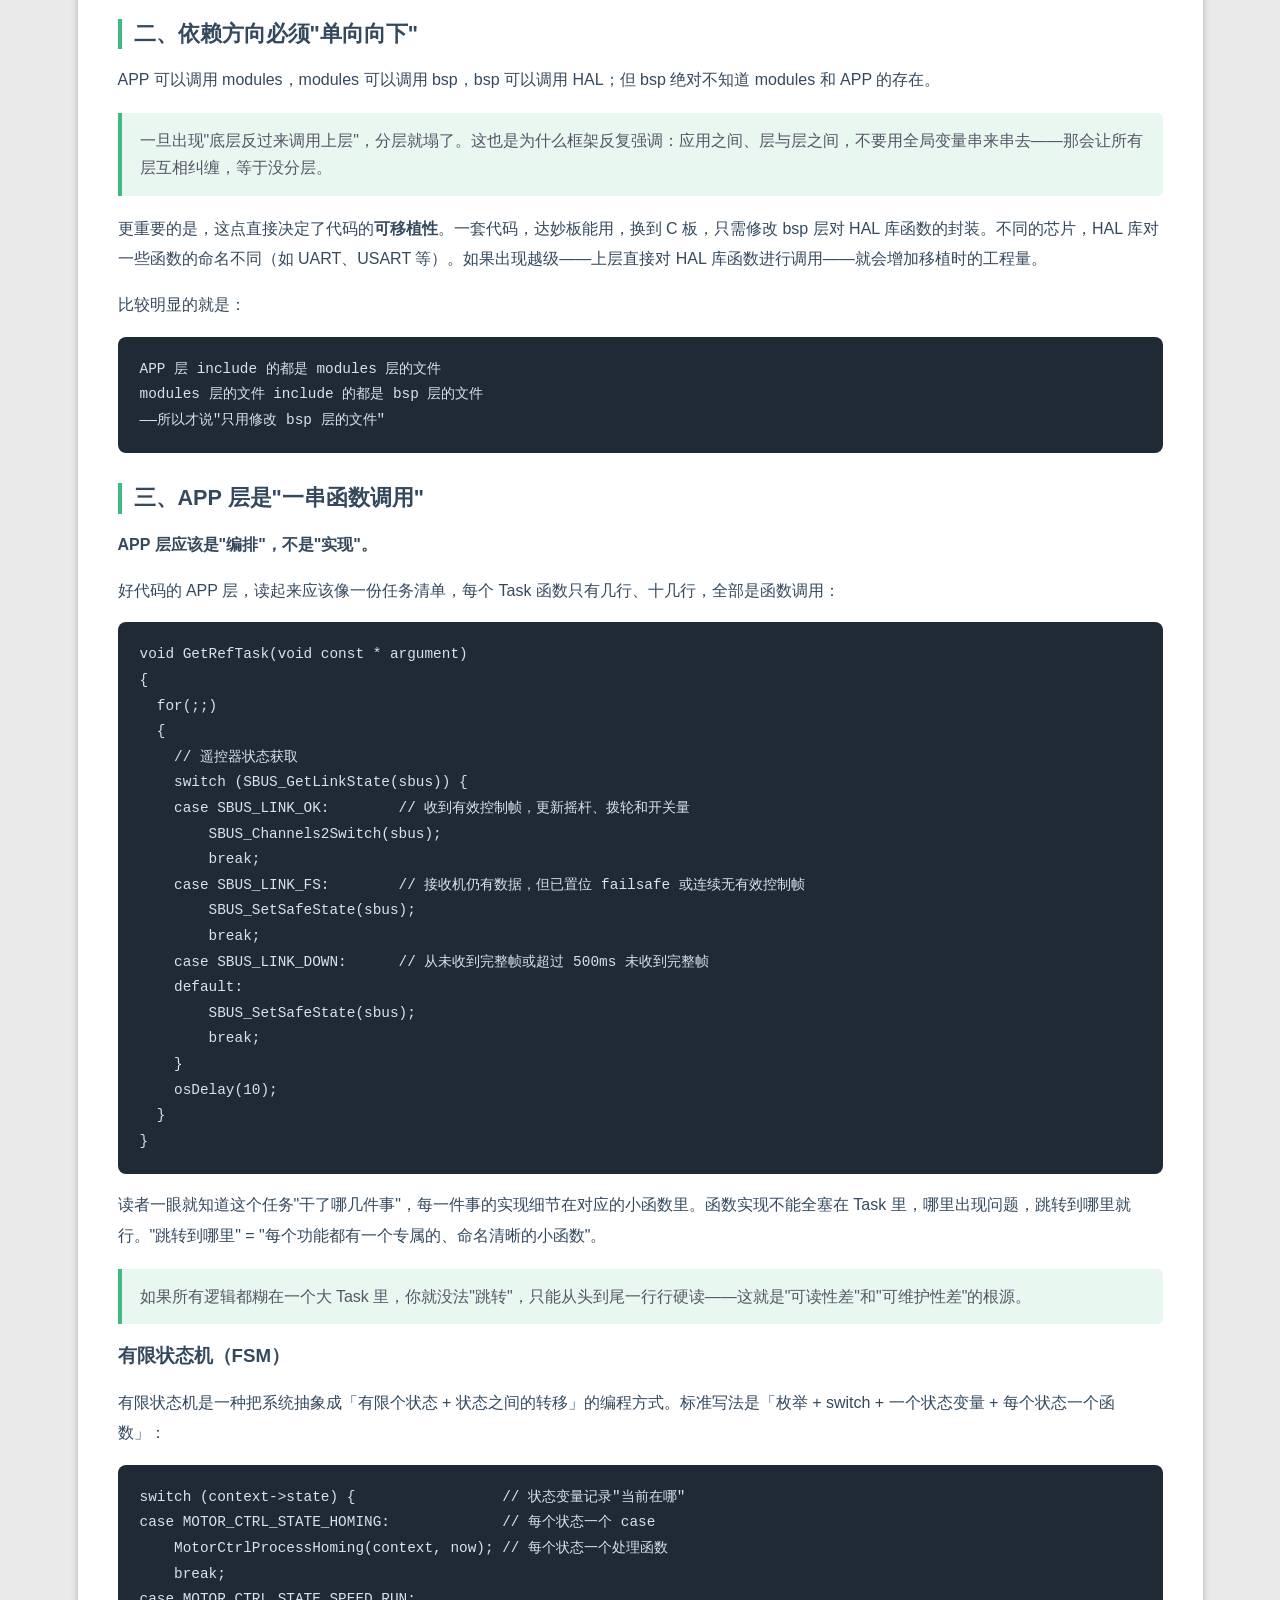
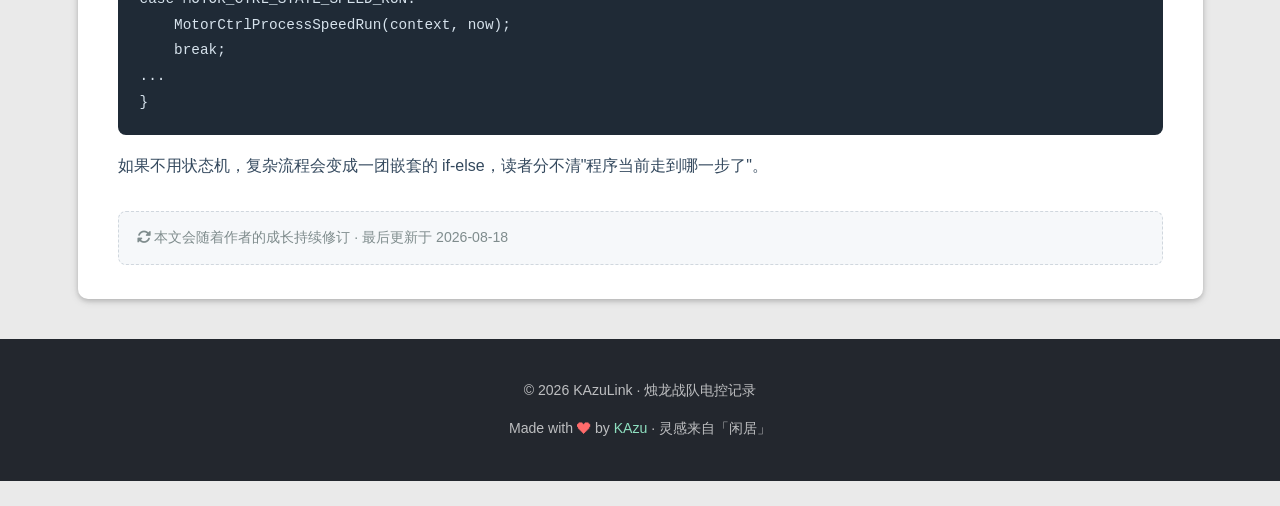
<file: post-code-layering.html>
<!DOCTYPE html>
<html lang="zh-CN">
<head>
  <meta charset="utf-8">
  <meta name="viewport" content="width=device-width, initial-scale=1.0">
  <meta name="description" content="代码分层以及代码可读性">
  <title>代码分层以及代码可读性 · KAzuLink</title>
  <link rel="icon" type="image/png" href="preview.jpg">
  <link rel="stylesheet" href="https://cdn.jsdelivr.net/npm/@fortawesome/fontawesome-free@6.5.1/css/all.min.css">
  <link rel="stylesheet" href="https://cdn.jsdelivr.net/npm/aos@2.3.4/dist/aos.css">
  <link rel="stylesheet" href="css/style.css">
</head>
<body>

  <header class="navbar-fixed">
    <nav id="headNav" class="nav-transparent">
      <div class="container">
        <div class="brand">
          <a href="index.html" class="waves-effect">
            <img src="preview.jpg" class="logo-img" alt="LOGO">
            <span>KAzuLink</span>
          </a>
        </div>
        <ul class="nav-menu">
          <li><a href="index.html" class="waves-effect"><i class="fas fa-home"></i><span>首页</span></a></li>
          <li><a href="about.html" class="waves-effect"><i class="fas fa-user"></i><span>关于</span></a></li>
          <li><a href="categories.html" class="waves-effect"><i class="fas fa-bookmark"></i><span>分类</span></a></li>
          <li><a href="leg-plan.html" class="waves-effect"><i class="fas fa-calendar-check"></i><span>日历</span></a></li>
          <li><a href="https://github.com/KAzuLInk" target="_blank" class="waves-effect"><i class="fab fa-github"></i><span>GitHub</span></a></li>
        </ul>
      </div>
    </nav>
  </header>

  <section class="page-hero">
    <h1 data-aos="fade-up">代码分层以及代码可读性</h1>
    <p data-aos="fade-up" data-aos-delay="100">分类：入门/框架</p>
  </section>

  <main class="container">
    <div class="article" data-aos="fade-up">
      <div class="article-meta">
        <span><i class="fas fa-calendar"></i> 2026-08-18</span>
        <span><i class="fas fa-bookmark"></i> 入门/框架</span>
        <span><i class="fas fa-tags"></i> 分层 · 框架 · 可移植</span>
        <span><i class="fas fa-user"></i> KAzu</span>
        <span><i class="fas fa-rotate"></i> 最后更新 2026-08-18</span>
      </div>

<h2>一、代码分层</h2>
<p><strong>分层的作用：</strong> 上层只管"要做什么"，下层只管"怎么做"，每一层只允许向下依赖，不允许反过来。</p>
<p>一般框架从上到下是四层：</p>
<pre><code>application（APP 层）   最上层     ← 业务逻辑：机器人该干什么
modules（模块层）      中间层     ← 板载器件驱动：电机、IMU、遥控器
bsp（板级支持层）      最底层     ← 芯片片上外设：CAN、USART、SPI、GPIO
HAL / Drivers（CubeMX 生成）      ← 官方库，一般不动</code></pre>
<p><code>bsp</code> 封装的是"芯片自带的片上外设"——CAN、串口、SPI、GPIO、ADC、PWM 这些 MCU 内部的东西。bsp 层的功能是提供对片上外设调用的 API 接口。</p>
<p>举个具体例子：</p>
<ul><li><code>bsp/can/bsp_can.c</code> —— 这是"芯片的 CAN 外设怎么收发报文"，属于 bsp 层。</li><li><code>modules/motor/DJImotor/dji_motor.c</code> —— 这是"大疆电机怎么用 CAN 收发来解码反馈、发电流指令"，属于 modules 层。</li><li>电机驱动是调用 <code>bsp_can</code> 去收发报文的，所以 modules 依赖 bsp，modules 在上面。</li></ul>
<blockquote>注："modules" 也可以叫 "device" 层（APP → Controller → device → BSP → HAL），本质一模一样。</blockquote>
<pre><code>void GPIOToggel(GPIOInstance *_instance)
{
    HAL_GPIO_TogglePin(_instance-&gt;GPIOx, _instance-&gt;GPIO_Pin);
}

void GPIOSet(GPIOInstance *_instance)
{
    HAL_GPIO_WritePin(_instance-&gt;GPIOx, _instance-&gt;GPIO_Pin, GPIO_PIN_SET);
}

void GPIOReset(GPIOInstance *_instance)
{
    HAL_GPIO_WritePin(_instance-&gt;GPIOx, _instance-&gt;GPIO_Pin, GPIO_PIN_RESET);
}

GPIO_PinState GPIORead(GPIOInstance *_instance)
{
    return HAL_GPIO_ReadPin(_instance-&gt;GPIOx, _instance-&gt;GPIO_Pin);
}</code></pre>
<p>bsp 层本质是对 HAL 库的重新封装。如果从头编写框架，可以先让 AI 列出各个模块的一些基本功能，之后再来完成对 bsp 层的编写。</p>
<h2>二、依赖方向必须"单向向下"</h2>
<p>APP 可以调用 modules，modules 可以调用 bsp，bsp 可以调用 HAL；但 bsp 绝对不知道 modules 和 APP 的存在。</p>
<blockquote>一旦出现"底层反过来调用上层"，分层就塌了。这也是为什么框架反复强调：应用之间、层与层之间，不要用全局变量串来串去——那会让所有层互相纠缠，等于没分层。</blockquote>
<p>更重要的是，这点直接决定了代码的<strong>可移植性</strong>。一套代码，达妙板能用，换到 C 板，只需修改 bsp 层对 HAL 库函数的封装。不同的芯片，HAL 库对一些函数的命名不同（如 UART、USART 等）。如果出现越级——上层直接对 HAL 库函数进行调用——就会增加移植时的工程量。</p>
<p>比较明显的就是：</p>
<pre><code>APP 层 include 的都是 modules 层的文件
modules 层的文件 include 的都是 bsp 层的文件
——所以才说"只用修改 bsp 层的文件"</code></pre>
<h2>三、APP 层是"一串函数调用"</h2>
<p><strong>APP 层应该是"编排"，不是"实现"。</strong></p>
<p>好代码的 APP 层，读起来应该像一份任务清单，每个 Task 函数只有几行、十几行，全部是函数调用：</p>
<pre><code>void GetRefTask(void const * argument)
{
  for(;;)
  {
    // 遥控器状态获取
    switch (SBUS_GetLinkState(sbus)) {
    case SBUS_LINK_OK:        // 收到有效控制帧，更新摇杆、拨轮和开关量
        SBUS_Channels2Switch(sbus);
        break;
    case SBUS_LINK_FS:        // 接收机仍有数据，但已置位 failsafe 或连续无有效控制帧
        SBUS_SetSafeState(sbus);
        break;
    case SBUS_LINK_DOWN:      // 从未收到完整帧或超过 500ms 未收到完整帧
    default:
        SBUS_SetSafeState(sbus);
        break;
    }
    osDelay(10);
  }
}</code></pre>
<p>读者一眼就知道这个任务"干了哪几件事"，每一件事的实现细节在对应的小函数里。函数实现不能全塞在 Task 里，哪里出现问题，跳转到哪里就行。"跳转到哪里" = "每个功能都有一个专属的、命名清晰的小函数"。</p>
<blockquote>如果所有逻辑都糊在一个大 Task 里，你就没法"跳转"，只能从头到尾一行行硬读——这就是"可读性差"和"可维护性差"的根源。</blockquote>
<h3>有限状态机（FSM）</h3>
<p>有限状态机是一种把系统抽象成「有限个状态 + 状态之间的转移」的编程方式。标准写法是「枚举 + switch + 一个状态变量 + 每个状态一个函数」：</p>
<pre><code>switch (context-&gt;state) {                 // 状态变量记录"当前在哪"
case MOTOR_CTRL_STATE_HOMING:             // 每个状态一个 case
    MotorCtrlProcessHoming(context, now); // 每个状态一个处理函数
    break;
case MOTOR_CTRL_STATE_SPEED_RUN:
    MotorCtrlProcessSpeedRun(context, now);
    break;
...
}</code></pre>
<p>如果不用状态机，复杂流程会变成一团嵌套的 if-else，读者分不清"程序当前走到哪一步了"。</p>

      <div class="article-note">
        <i class="fas fa-rotate"></i> 本文会随着作者的成长持续修订 · 最后更新于 2026-08-18
      </div>
    </div>
  </main>

  <footer>
    <p>© 2026 KAzuLink · 烛龙战队电控记录</p>
    <p>Made with <span class="heart">❤</span> by <a href="about.html">KAzu</a> · 灵感来自「闲居」</p>
  </footer>

  <script src="https://cdn.jsdelivr.net/npm/aos@2.3.4/dist/aos.js"></script>
  <script src="js/main.js"></script>
</body>
</html>
</file>
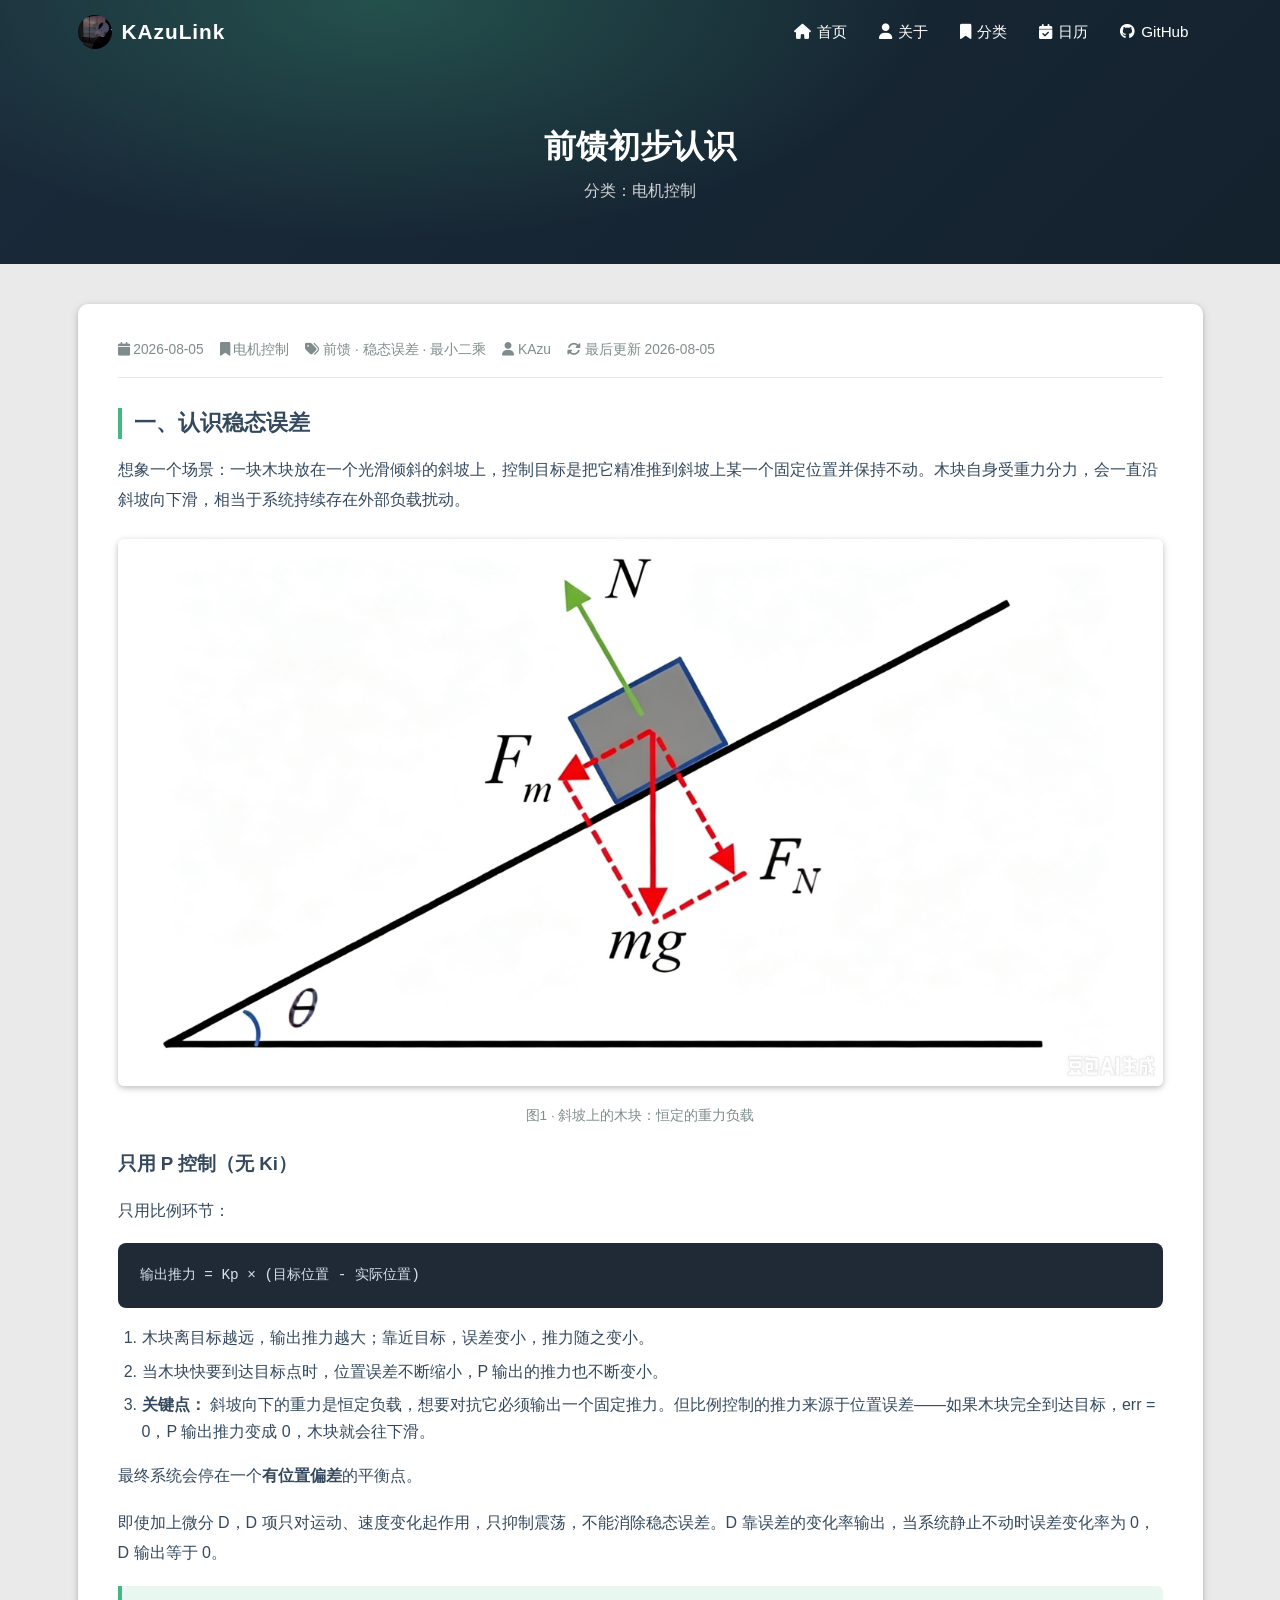
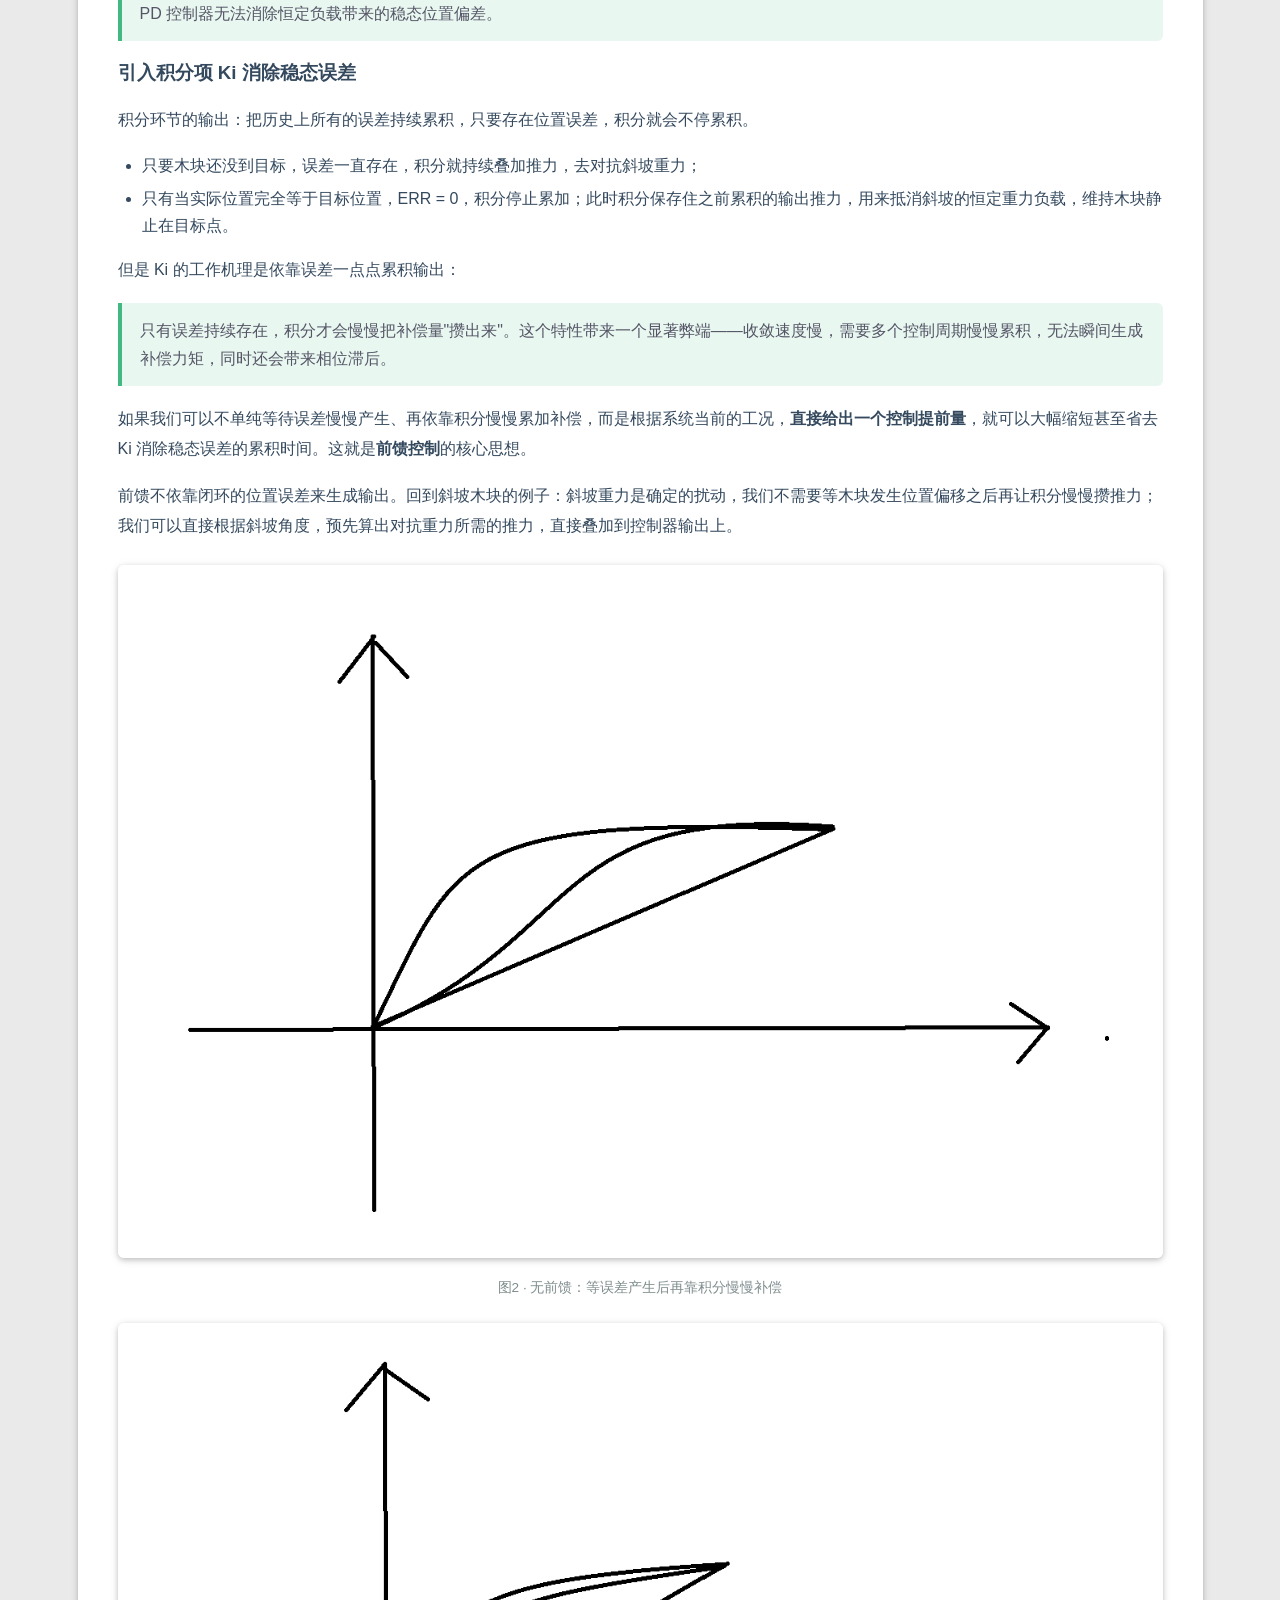
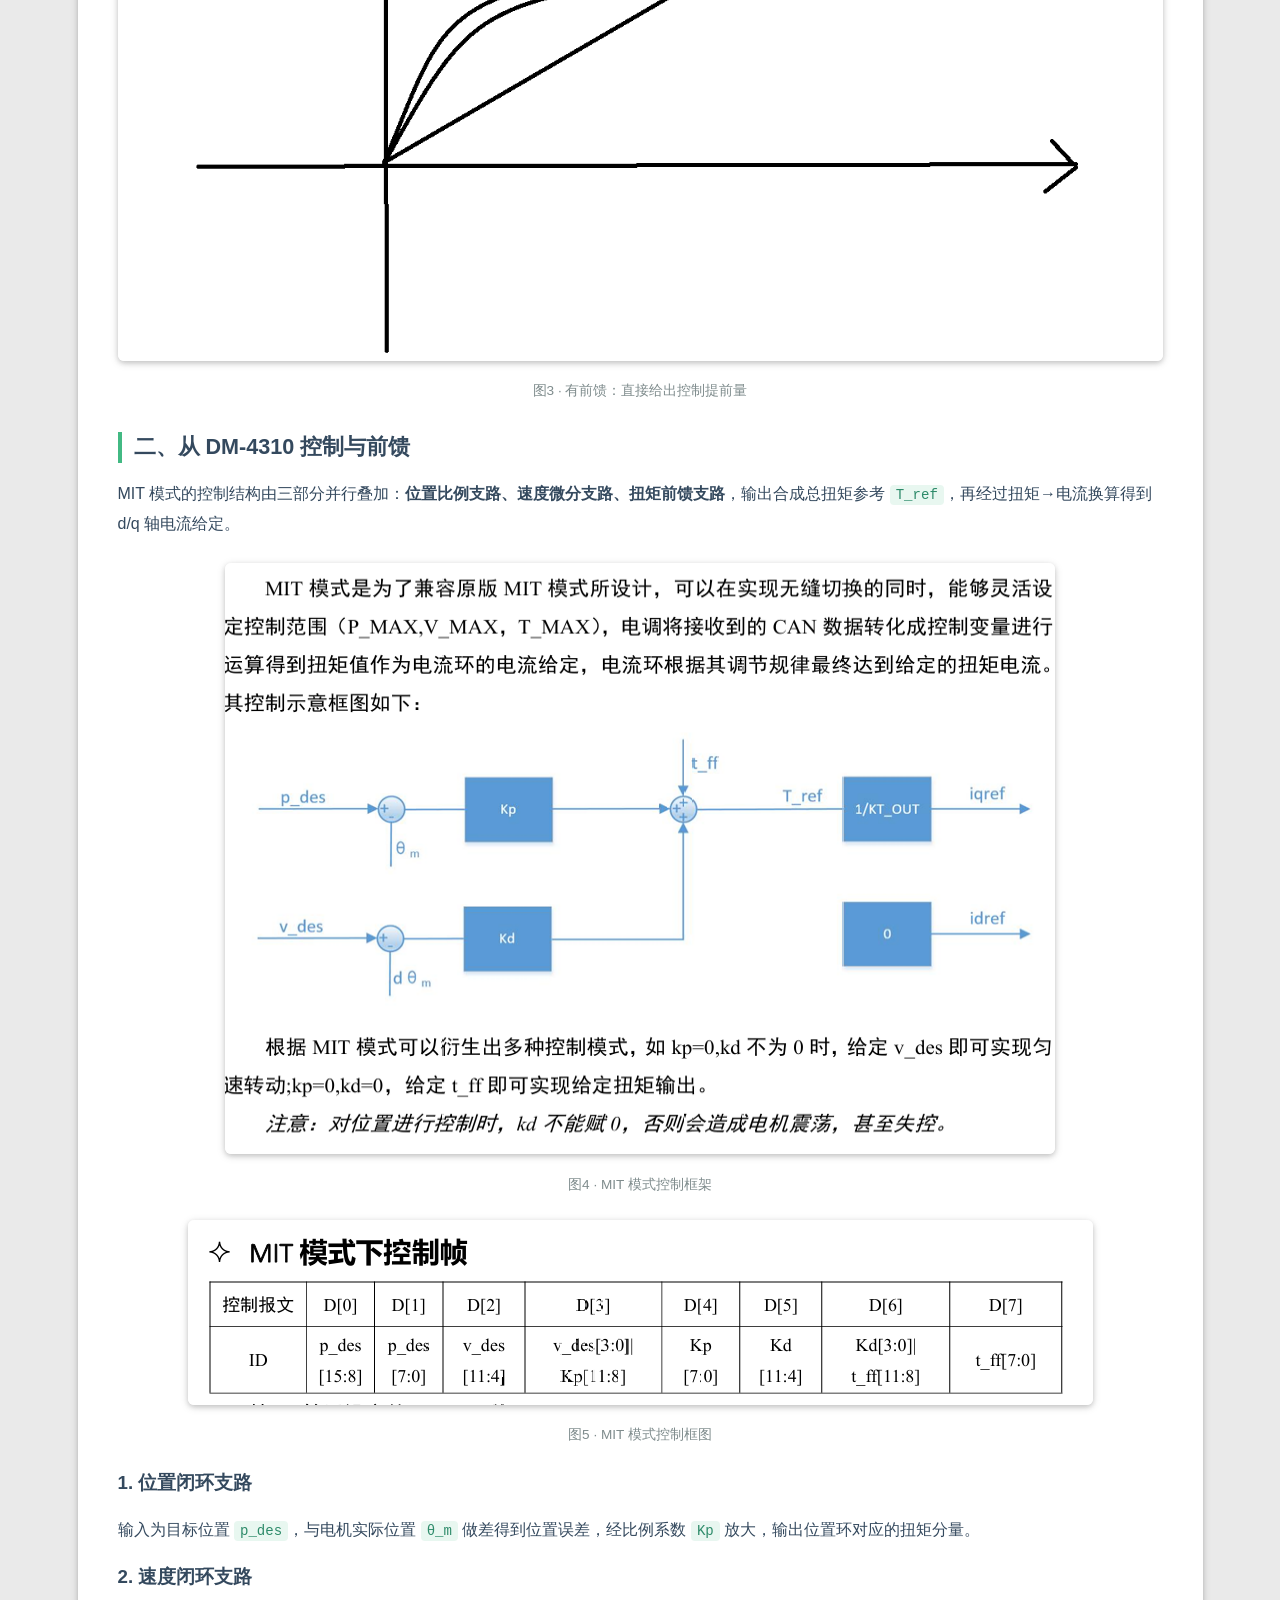
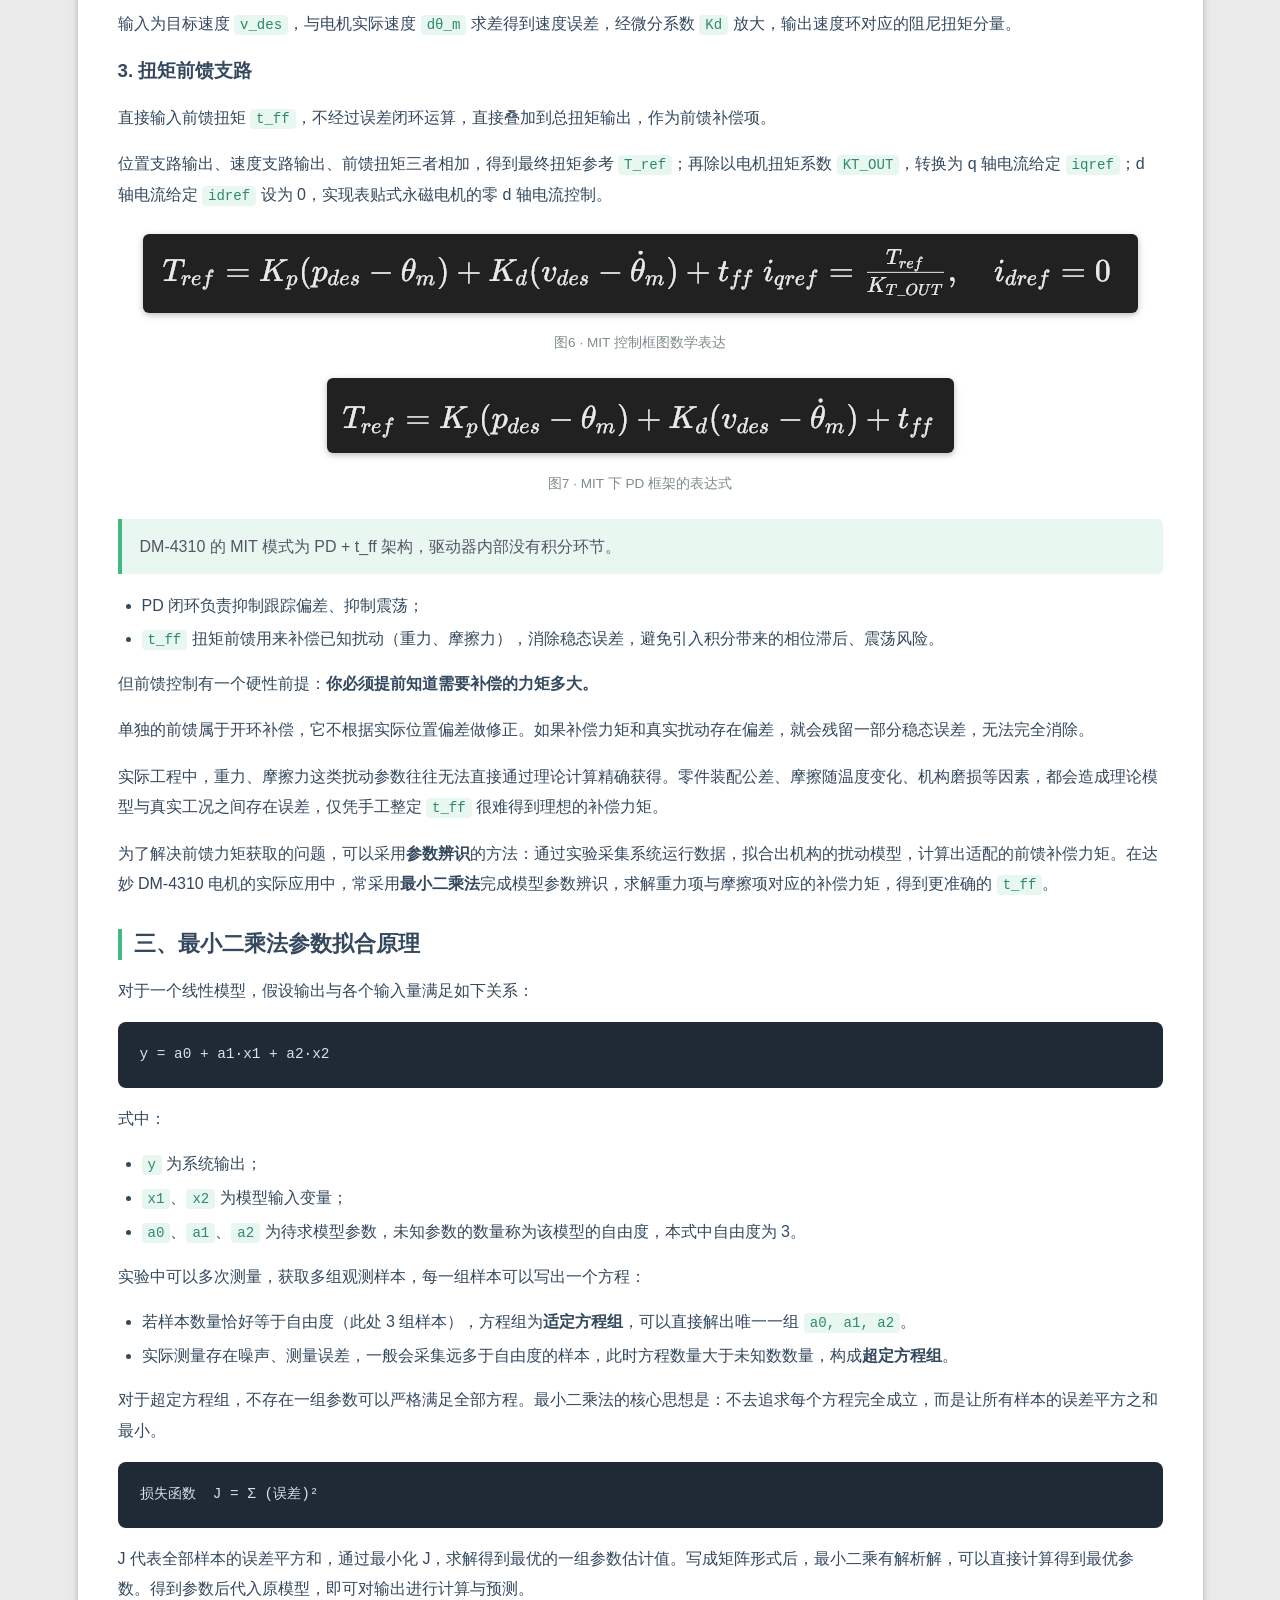
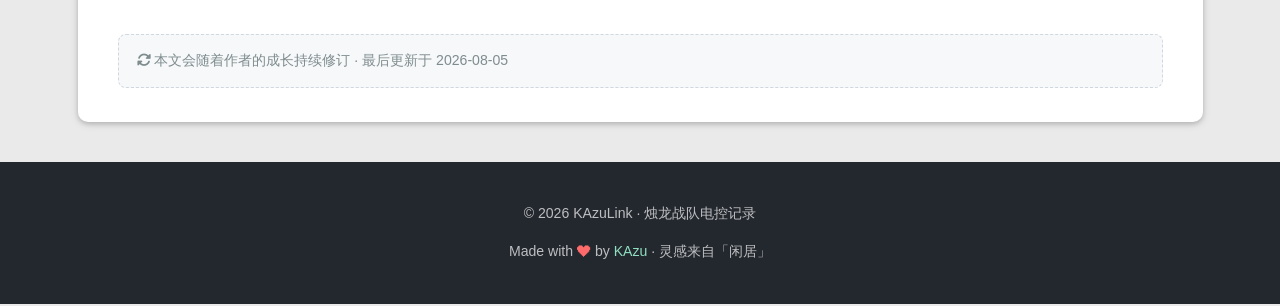
<file: post-feedforward.html>
<!DOCTYPE html>
<html lang="zh-CN">
<head>
  <meta charset="utf-8">
  <meta name="viewport" content="width=device-width, initial-scale=1.0">
  <meta name="description" content="前馈初步认识">
  <title>前馈初步认识 · KAzuLink</title>
  <link rel="icon" type="image/png" href="preview.jpg">
  <link rel="stylesheet" href="https://cdn.jsdelivr.net/npm/@fortawesome/fontawesome-free@6.5.1/css/all.min.css">
  <link rel="stylesheet" href="https://cdn.jsdelivr.net/npm/aos@2.3.4/dist/aos.css">
  <link rel="stylesheet" href="css/style.css">
</head>
<body>

  <header class="navbar-fixed">
    <nav id="headNav" class="nav-transparent">
      <div class="container">
        <div class="brand">
          <a href="index.html" class="waves-effect">
            <img src="preview.jpg" class="logo-img" alt="LOGO">
            <span>KAzuLink</span>
          </a>
        </div>
        <ul class="nav-menu">
          <li><a href="index.html" class="waves-effect"><i class="fas fa-home"></i><span>首页</span></a></li>
          <li><a href="about.html" class="waves-effect"><i class="fas fa-user"></i><span>关于</span></a></li>
          <li><a href="categories.html" class="waves-effect"><i class="fas fa-bookmark"></i><span>分类</span></a></li>
          <li><a href="leg-plan.html" class="waves-effect"><i class="fas fa-calendar-check"></i><span>日历</span></a></li>
          <li><a href="https://github.com/KAzuLInk" target="_blank" class="waves-effect"><i class="fab fa-github"></i><span>GitHub</span></a></li>
        </ul>
      </div>
    </nav>
  </header>

  <section class="page-hero">
    <h1 data-aos="fade-up">前馈初步认识</h1>
    <p data-aos="fade-up" data-aos-delay="100">分类：电机控制</p>
  </section>

  <main class="container">
    <div class="article" data-aos="fade-up">
      <div class="article-meta">
        <span><i class="fas fa-calendar"></i> 2026-08-05</span>
        <span><i class="fas fa-bookmark"></i> 电机控制</span>
        <span><i class="fas fa-tags"></i> 前馈 · 稳态误差 · 最小二乘</span>
        <span><i class="fas fa-user"></i> KAzu</span>
        <span><i class="fas fa-rotate"></i> 最后更新 2026-08-05</span>
      </div>

<h2>一、认识稳态误差</h2>
<p>想象一个场景：一块木块放在一个光滑倾斜的斜坡上，控制目标是把它精准推到斜坡上某一个固定位置并保持不动。木块自身受重力分力，会一直沿斜坡向下滑，相当于系统持续存在外部负载扰动。</p>
<figure class="figure"><img src="images/ff-ramp.png" alt="图1 · 斜坡上的木块：恒定的重力负载"><figcaption class="caption">图1 · 斜坡上的木块：恒定的重力负载</figcaption></figure>
<h3>只用 P 控制（无 Ki）</h3>
<p>只用比例环节：</p>
<pre><code>输出推力 = Kp × (目标位置 - 实际位置)</code></pre>
<ol><li>木块离目标越远，输出推力越大；靠近目标，误差变小，推力随之变小。</li><li>当木块快要到达目标点时，位置误差不断缩小，P 输出的推力也不断变小。</li><li><strong>关键点：</strong> 斜坡向下的重力是恒定负载，想要对抗它必须输出一个固定推力。但比例控制的推力来源于位置误差——如果木块完全到达目标，err = 0，P 输出推力变成 0，木块就会往下滑。</li></ol>
<p>最终系统会停在一个<strong>有位置偏差</strong>的平衡点。</p>
<p>即使加上微分 D，D 项只对运动、速度变化起作用，只抑制震荡，不能消除稳态误差。D 靠误差的变化率输出，当系统静止不动时误差变化率为 0，D 输出等于 0。</p>
<blockquote>PD 控制器无法消除恒定负载带来的稳态位置偏差。</blockquote>
<h3>引入积分项 Ki 消除稳态误差</h3>
<p>积分环节的输出：把历史上所有的误差持续累积，只要存在位置误差，积分就会不停累积。</p>
<ul><li>只要木块还没到目标，误差一直存在，积分就持续叠加推力，去对抗斜坡重力；</li><li>只有当实际位置完全等于目标位置，ERR = 0，积分停止累加；此时积分保存住之前累积的输出推力，用来抵消斜坡的恒定重力负载，维持木块静止在目标点。</li></ul>
<p>但是 Ki 的工作机理是依靠误差一点点累积输出：</p>
<blockquote>只有误差持续存在，积分才会慢慢把补偿量"攒出来"。这个特性带来一个显著弊端——收敛速度慢，需要多个控制周期慢慢累积，无法瞬间生成补偿力矩，同时还会带来相位滞后。</blockquote>
<p>如果我们可以不单纯等待误差慢慢产生、再依靠积分慢慢累加补偿，而是根据系统当前的工况，<strong>直接给出一个控制提前量</strong>，就可以大幅缩短甚至省去 Ki 消除稳态误差的累积时间。这就是<strong>前馈控制</strong>的核心思想。</p>
<p>前馈不依靠闭环的位置误差来生成输出。回到斜坡木块的例子：斜坡重力是确定的扰动，我们不需要等木块发生位置偏移之后再让积分慢慢攒推力；我们可以直接根据斜坡角度，预先算出对抗重力所需的推力，直接叠加到控制器输出上。</p>
<figure class="figure"><img src="images/ff-no-ff.png" alt="图2 · 无前馈：等误差产生后再靠积分慢慢补偿"><figcaption class="caption">图2 · 无前馈：等误差产生后再靠积分慢慢补偿</figcaption></figure>
<figure class="figure"><img src="images/ff-with-ff.png" alt="图3 · 有前馈：直接给出控制提前量"><figcaption class="caption">图3 · 有前馈：直接给出控制提前量</figcaption></figure>
<h2>二、从 DM-4310 控制与前馈</h2>
<p>MIT 模式的控制结构由三部分并行叠加：<strong>位置比例支路、速度微分支路、扭矩前馈支路</strong>，输出合成总扭矩参考 <code>T_ref</code>，再经过扭矩→电流换算得到 d/q 轴电流给定。</p>
<figure class="figure"><img src="images/ff-mit-framework.png" alt="图4 · MIT 模式控制框架"><figcaption class="caption">图4 · MIT 模式控制框架</figcaption></figure>
<figure class="figure"><img src="images/ff-mit-frame.png" alt="图5 · MIT 模式控制框图"><figcaption class="caption">图5 · MIT 模式控制框图</figcaption></figure>
<h3>1. 位置闭环支路</h3>
<p>输入为目标位置 <code>p_des</code>，与电机实际位置 <code>θ_m</code> 做差得到位置误差，经比例系数 <code>Kp</code> 放大，输出位置环对应的扭矩分量。</p>
<h3>2. 速度闭环支路</h3>
<p>输入为目标速度 <code>v_des</code>，与电机实际速度 <code>dθ_m</code> 求差得到速度误差，经微分系数 <code>Kd</code> 放大，输出速度环对应的阻尼扭矩分量。</p>
<h3>3. 扭矩前馈支路</h3>
<p>直接输入前馈扭矩 <code>t_ff</code>，不经过误差闭环运算，直接叠加到总扭矩输出，作为前馈补偿项。</p>
<p>位置支路输出、速度支路输出、前馈扭矩三者相加，得到最终扭矩参考 <code>T_ref</code>；再除以电机扭矩系数 <code>KT_OUT</code>，转换为 q 轴电流给定 <code>iqref</code>；d 轴电流给定 <code>idref</code> 设为 0，实现表贴式永磁电机的零 d 轴电流控制。</p>
<figure class="figure"><img src="images/ff-mit-expr.png" alt="图6 · MIT 控制框图数学表达"><figcaption class="caption">图6 · MIT 控制框图数学表达</figcaption></figure>
<figure class="figure"><img src="images/ff-pd-expr.png" alt="图7 · MIT 下 PD 框架的表达式"><figcaption class="caption">图7 · MIT 下 PD 框架的表达式</figcaption></figure>
<blockquote>DM-4310 的 MIT 模式为 PD + t_ff 架构，驱动器内部没有积分环节。</blockquote>
<ul><li>PD 闭环负责抑制跟踪偏差、抑制震荡；</li><li><code>t_ff</code> 扭矩前馈用来补偿已知扰动（重力、摩擦力），消除稳态误差，避免引入积分带来的相位滞后、震荡风险。</li></ul>
<p>但前馈控制有一个硬性前提：<strong>你必须提前知道需要补偿的力矩多大。</strong></p>
<p>单独的前馈属于开环补偿，它不根据实际位置偏差做修正。如果补偿力矩和真实扰动存在偏差，就会残留一部分稳态误差，无法完全消除。</p>
<p>实际工程中，重力、摩擦力这类扰动参数往往无法直接通过理论计算精确获得。零件装配公差、摩擦随温度变化、机构磨损等因素，都会造成理论模型与真实工况之间存在误差，仅凭手工整定 <code>t_ff</code> 很难得到理想的补偿力矩。</p>
<p>为了解决前馈力矩获取的问题，可以采用<strong>参数辨识</strong>的方法：通过实验采集系统运行数据，拟合出机构的扰动模型，计算出适配的前馈补偿力矩。在达妙 DM-4310 电机的实际应用中，常采用<strong>最小二乘法</strong>完成模型参数辨识，求解重力项与摩擦项对应的补偿力矩，得到更准确的 <code>t_ff</code>。</p>
<h2>三、最小二乘法参数拟合原理</h2>
<p>对于一个线性模型，假设输出与各个输入量满足如下关系：</p>
<pre><code>y = a0 + a1·x1 + a2·x2</code></pre>
<p>式中：</p>
<ul><li><code>y</code> 为系统输出；</li><li><code>x1</code>、<code>x2</code> 为模型输入变量；</li><li><code>a0</code>、<code>a1</code>、<code>a2</code> 为待求模型参数，未知参数的数量称为该模型的自由度，本式中自由度为 3。</li></ul>
<p>实验中可以多次测量，获取多组观测样本，每一组样本可以写出一个方程：</p>
<ul><li>若样本数量恰好等于自由度（此处 3 组样本），方程组为<strong>适定方程组</strong>，可以直接解出唯一一组 <code>a0, a1, a2</code>。</li><li>实际测量存在噪声、测量误差，一般会采集远多于自由度的样本，此时方程数量大于未知数数量，构成<strong>超定方程组</strong>。</li></ul>
<p>对于超定方程组，不存在一组参数可以严格满足全部方程。最小二乘法的核心思想是：不去追求每个方程完全成立，而是让所有样本的误差平方之和最小。</p>
<pre><code>损失函数  J = Σ (误差)²</code></pre>
<p>J 代表全部样本的误差平方和，通过最小化 J，求解得到最优的一组参数估计值。写成矩阵形式后，最小二乘有解析解，可以直接计算得到最优参数。得到参数后代入原模型，即可对输出进行计算与预测。</p>

      <div class="article-note">
        <i class="fas fa-rotate"></i> 本文会随着作者的成长持续修订 · 最后更新于 2026-08-05
      </div>
    </div>
  </main>

  <footer>
    <p>© 2026 KAzuLink · 烛龙战队电控记录</p>
    <p>Made with <span class="heart">❤</span> by <a href="about.html">KAzu</a> · 灵感来自「闲居」</p>
  </footer>

  <script src="https://cdn.jsdelivr.net/npm/aos@2.3.4/dist/aos.js"></script>
  <script src="js/main.js"></script>
</body>
</html>
</file>
<file: css/style.css>
/* ============================================================
   KAzuLink · 电控技术博客
   风格复刻自 "闲居" (Hexo + Matery 主题)
   ============================================================ */

:root {
  --bg: #eaeaea;
  --text: #34495e;
  --text-light: #7f8c8d;
  --accent: #42b983;
  --accent-dark: #2e8b6a;
  --accent-light: rgba(66, 185, 131, .12);
  --card-bg: #ffffff;
  --border: #e8e8e8;
  --shadow: 0 2px 5px 0 rgba(0, 0, 0, .16), 0 2px 10px 0 rgba(0, 0, 0, .12);
  --shadow-hover: 0 6px 16px 0 rgba(0, 0, 0, .18), 0 4px 20px 0 rgba(0, 0, 0, .14);
  --radius: 10px;
  --nav-h: 64px;
}

* { box-sizing: border-box; }

html { scroll-behavior: smooth; }

body {
  margin: 0;
  color: var(--text);
  background-color: var(--bg);
  font-family: -apple-system, BlinkMacSystemFont, "Segoe UI", "PingFang SC",
    "Hiragino Sans GB", "Microsoft YaHei", sans-serif;
  font-size: 16px;
  line-height: 1.7;
  overflow-x: hidden;
}

a { color: var(--accent); text-decoration: none; }
a:hover { color: var(--accent-dark); }

h1, h2, h3, h4, h5, h6 { color: var(--text); line-height: 1.4; }

img { max-width: 100%; }

.container {
  width: 90%;
  max-width: 1125px;
  margin: 0 auto;
}

/* ============================================================
   顶部导航（透明 -> 滚动后变白）
   ============================================================ */
.navbar-fixed {
  position: fixed;
  top: 0;
  left: 0;
  right: 0;
  height: var(--nav-h);
  z-index: 1000;
}

nav {
  height: var(--nav-h);
  display: flex;
  align-items: center;
  transition: background-color .35s ease, box-shadow .35s ease;
  background-color: transparent;
}

nav.solid {
  background-color: #fff;
  box-shadow: 0 2px 8px rgba(0, 0, 0, .12);
}

nav .container {
  display: flex;
  align-items: center;
  justify-content: space-between;
}

.brand a {
  display: flex;
  align-items: center;
  gap: 10px;
  color: #fff;
  font-size: 1.3rem;
  font-weight: 700;
  letter-spacing: 1px;
}

nav.solid .brand a { color: var(--text); }

.brand .logo-img {
  width: 34px;
  height: 34px;
  border-radius: 50%;
  object-fit: cover;
  background: var(--accent);
}

.nav-menu {
  display: flex;
  align-items: center;
  gap: 4px;
  list-style: none;
  margin: 0;
  padding: 0;
}

.nav-menu li a {
  display: flex;
  align-items: center;
  gap: 6px;
  padding: 8px 14px;
  border-radius: 20px;
  color: #fff;
  font-size: .95rem;
  transition: background-color .25s;
}

nav.solid .nav-menu li a { color: var(--text); }

.nav-menu li a:hover {
  background-color: rgba(255, 255, 255, .18);
}

nav.solid .nav-menu li a:hover {
  background-color: var(--accent-light);
  color: var(--accent-dark);
}

/* 波纹（Materialize waves 简化版） */
.waves-effect {
  position: relative;
  overflow: hidden;
  cursor: pointer;
}

.wave-ripple {
  position: absolute;
  border-radius: 50%;
  background: rgba(255, 255, 255, .45);
  transform: scale(0);
  animation: ripple .6s linear;
  pointer-events: none;
}

nav.solid .wave-ripple { background: rgba(66, 185, 131, .35); }

@keyframes ripple {
  to { transform: scale(4); opacity: 0; }
}

/* ============================================================
   Hero Banner
   ============================================================ */
.hero {
  position: relative;
  min-height: 100vh;
  display: flex;
  align-items: center;
  justify-content: center;
  text-align: center;
  background:
    radial-gradient(1200px 600px at 20% 10%, rgba(66, 185, 131, .35), transparent 60%),
    radial-gradient(1000px 700px at 80% 20%, rgba(52, 152, 219, .35), transparent 60%),
    linear-gradient(135deg, #1a2a3a 0%, #232b36 50%, #14222e 100%);
  color: #fff;
}

.hero-inner { padding: 0 24px; }

.hero .site-title {
  margin: 0;
  font-size: clamp(2.4rem, 6vw, 4rem);
  font-weight: 800;
  letter-spacing: 2px;
  color: #fff;
}

.hero .site-subtitle {
  margin-top: 16px;
  font-size: clamp(1rem, 2.4vw, 1.3rem);
  color: rgba(255, 255, 255, .85);
  letter-spacing: 1px;
}

.hero .scroll-down {
  position: absolute;
  bottom: 32px;
  left: 50%;
  transform: translateX(-50%);
  color: rgba(255, 255, 255, .85);
  font-size: 1.6rem;
  animation: bounce 2s infinite;
}

@keyframes bounce {
  0%, 20%, 50%, 80%, 100% { transform: translate(-50%, 0); }
  40% { transform: translate(-50%, -14px); }
  60% { transform: translate(-50%, -7px); }
}

/* ============================================================
   主体布局：左侧个人卡片 + 右侧文章列表
   ============================================================ */
.main {
  padding: 40px 0 60px;
}

.layout {
  display: grid;
  grid-template-columns: 320px 1fr;
  gap: 24px;
  align-items: start;
}

/* ---- 卡片通用 ---- */
.card {
  background: var(--card-bg);
  border-radius: var(--radius);
  box-shadow: var(--shadow);
  overflow: hidden;
  transition: box-shadow .3s ease, transform .3s ease;
}

.card.hoverable:hover {
  box-shadow: var(--shadow-hover);
  transform: translateY(-4px);
}

/* ---- 个人卡片 ---- */
.profile-card { text-align: center; }

.profile-cover {
  height: 110px;
  background:
    radial-gradient(600px 300px at 50% 0%, rgba(66, 185, 131, .5), transparent 70%),
    linear-gradient(135deg, #2b3a4a, #1f2c38);
}

.profile-body { padding: 0 24px 26px; }

/* 个人名片核心区：可点击跳转"关于"页 */
.profile-main {
  display: block;
  color: inherit;
  text-decoration: none;
}

.profile-main:hover .profile-name { color: var(--accent); }

.profile-main:hover .avatar {
  box-shadow: 0 6px 18px rgba(66, 185, 131, .35);
  border-color: var(--accent);
}

.avatar {
  width: 110px;
  height: 110px;
  border-radius: 50%;
  object-fit: cover;
  margin-top: -55px;
  border: 4px solid #fff;
  box-shadow: 0 4px 12px rgba(0, 0, 0, .18);
  background: #fff;
}

.profile-name {
  margin: 14px 0 4px;
  font-size: 1.45rem;
  font-weight: 700;
}

.profile-title {
  margin: 0;
  color: var(--text-light);
  font-size: .9rem;
}

.profile-bio {
  margin: 14px 0 0;
  color: var(--text-light);
  font-size: .9rem;
  line-height: 1.7;
}

.profile-links {
  margin-top: 18px;
  display: flex;
  justify-content: center;
  gap: 12px;
}

.profile-links a {
  width: 40px;
  height: 40px;
  display: flex;
  align-items: center;
  justify-content: center;
  border-radius: 50%;
  background: var(--accent-light);
  color: var(--accent-dark);
  font-size: 1.1rem;
  transition: background-color .25s, transform .25s;
}

.profile-links a:hover {
  background: var(--accent);
  color: #fff;
  transform: translateY(-3px);
}

/* 数据统计 */
.profile-stats {
  margin-top: 20px;
  padding-top: 16px;
  border-top: 1px solid var(--border);
  display: flex;
  justify-content: space-around;
}

.profile-stats .stat b {
  display: block;
  font-size: 1.2rem;
  color: var(--accent-dark);
}

.profile-stats .stat span {
  font-size: .78rem;
  color: var(--text-light);
}

/* ---- 文章卡片 ---- */
.section-head {
  display: flex;
  align-items: center;
  justify-content: space-between;
  margin: 4px 2px 18px;
}

.section-head h2 {
  margin: 0;
  font-size: 1.4rem;
  display: flex;
  align-items: center;
  gap: 10px;
}

.section-head h2 i { color: var(--accent); }

.section-head .more { font-size: .9rem; }

.post-card {
  padding: 22px 26px;
  margin-bottom: 18px;
}

.post-card .post-meta {
  display: flex;
  flex-wrap: wrap;
  gap: 14px;
  align-items: center;
  color: var(--text-light);
  font-size: .84rem;
}

.post-card .post-meta i { margin-right: 4px; }

.post-card h3 {
  margin: 12px 0 8px;
  font-size: 1.25rem;
}

.post-card h3 a { color: var(--text); }
.post-card h3 a:hover { color: var(--accent); }

.post-card .post-excerpt {
  margin: 0;
  color: var(--text-light);
  font-size: .94rem;
}

.post-tags {
  margin-top: 14px;
  display: flex;
  flex-wrap: wrap;
  gap: 8px;
}

.post-tags .tag {
  padding: 3px 12px;
  border-radius: 14px;
  background: var(--accent-light);
  color: var(--accent-dark);
  font-size: .78rem;
}

.post-tags .tag i { margin-right: 3px; }

/* ============================================================
   右侧弹出分类抽屉
   ============================================================ */
.category-drawer {
  position: fixed;
  top: 50%;
  right: -228px;                 /* 只露出左侧 44px 把手 */
  transform: translateY(-50%);
  z-index: 990;
  display: flex;
  transition: right .38s cubic-bezier(.22, .61, .36, 1);
}

.category-drawer:hover,
.category-drawer.open {
  right: 0;
}

.drawer-handle {
  width: 44px;
  display: flex;
  flex-direction: column;
  align-items: center;
  justify-content: center;
  gap: 10px;
  background: linear-gradient(180deg, var(--accent), var(--accent-dark));
  color: #fff;
  border-radius: 10px 0 0 10px;
  box-shadow: -2px 0 10px rgba(0, 0, 0, .25);
  cursor: pointer;
}

.drawer-handle .handle-text {
  writing-mode: vertical-rl;
  letter-spacing: 4px;
  font-size: .86rem;
  font-weight: 700;
}

.drawer-handle i { font-size: 1.1rem; }

.drawer-body {
  width: 228px;
  background: #fff;
  box-shadow: -4px 0 16px rgba(0, 0, 0, .22);
  padding: 16px 14px 18px;
  display: flex;
  flex-direction: column;
  gap: 8px;
}

.drawer-title {
  font-size: 1rem;
  font-weight: 700;
  padding: 2px 6px 10px;
  border-bottom: 1px solid var(--border);
  margin-bottom: 4px;
}

.drawer-title i { color: var(--accent); margin-right: 6px; }

.drawer-item {
  display: flex;
  align-items: center;
  gap: 12px;
  padding: 10px 12px;
  border-radius: 8px;
  color: var(--text);
  font-size: .92rem;
  transition: background-color .2s, color .2s, transform .2s;
}

.drawer-item i {
  width: 22px;
  text-align: center;
  color: var(--accent);
  font-size: 1rem;
}

.drawer-item:hover {
  background: var(--accent-light);
  color: var(--accent-dark);
  transform: translateX(4px);
}

.drawer-item .count {
  margin-left: auto;
  font-size: .78rem;
  color: var(--text-light);
  background: var(--bg);
  border-radius: 10px;
  padding: 1px 8px;
}

/* ============================================================
   返回顶部
   ============================================================ */
.to-top {
  position: fixed;
  right: 28px;
  bottom: 28px;
  width: 46px;
  height: 46px;
  border-radius: 50%;
  background: var(--accent);
  color: #fff;
  border: none;
  font-size: 1.2rem;
  cursor: pointer;
  box-shadow: var(--shadow);
  opacity: 0;
  visibility: hidden;
  transform: translateY(12px);
  transition: opacity .3s, transform .3s, visibility .3s;
  z-index: 960;
}

.to-top.show {
  opacity: 1;
  visibility: visible;
  transform: translateY(0);
}

.to-top:hover { background: var(--accent-dark); }

/* ============================================================
   页脚
   ============================================================ */
footer {
  background: #23272e;
  color: rgba(255, 255, 255, .7);
  text-align: center;
  padding: 26px 20px;
  font-size: .88rem;
}

footer a { color: #8fe0c0; }

footer .heart { color: #ff6b6b; }

/* ============================================================
   文章页 / 关于页 正文
   ============================================================ */
.page-hero {
  padding: calc(var(--nav-h) + 60px) 0 60px;
  background:
    radial-gradient(900px 400px at 30% 0%, rgba(66, 185, 131, .28), transparent 60%),
    linear-gradient(135deg, #1a2a3a, #14222e);
  color: #fff;
  text-align: center;
}

.page-hero h1 { color: #fff; font-size: 2rem; margin: 0 0 8px; }
.page-hero p { color: rgba(255, 255, 255, .8); margin: 0; }

.article {
  background: var(--card-bg);
  border-radius: var(--radius);
  box-shadow: var(--shadow);
  padding: 34px 40px;
  margin: 40px 0;
}

.article .article-meta {
  color: var(--text-light);
  font-size: .86rem;
  display: flex;
  flex-wrap: wrap;
  gap: 16px;
  padding-bottom: 16px;
  border-bottom: 1px solid var(--border);
}

.article h1 { font-size: 1.7rem; margin: 18px 0 10px; }

.article h2 {
  font-size: 1.35rem;
  margin: 30px 0 12px;
  padding-left: 12px;
  border-left: 4px solid var(--accent);
}

.article p { line-height: 1.9; }

.article code {
  background: var(--accent-light);
  color: var(--accent-dark);
  padding: 2px 6px;
  border-radius: 4px;
  font-family: "SFMono-Regular", Consolas, "Courier New", monospace;
  font-size: .88em;
}

.article pre {
  background: #1f2a36;
  color: #d6e2ec;
  padding: 20px 22px;
  border-radius: 8px;
  overflow-x: auto;
  line-height: 1.6;
}

.article pre code {
  background: none;
  color: inherit;
  padding: 0;
  font-size: .9em;
}

.article blockquote {
  margin: 18px 0;
  padding: 14px 18px;
  border-left: 4px solid var(--accent);
  background: var(--accent-light);
  color: #556;
  border-radius: 0 6px 6px 0;
}

/* 文章配图 */
.article .figure {
  margin: 24px auto;
  text-align: center;
}

.article .figure img {
  max-width: 100%;
  border-radius: 6px;
  box-shadow: var(--shadow);
}

.article .figure .caption {
  margin-top: 10px;
  color: var(--text-light);
  font-size: .85rem;
}

/* 文章持续修订提示 */
.article .article-note {
  margin-top: 30px;
  padding: 14px 18px;
  border-radius: 8px;
  background: #f6f8fa;
  border: 1px dashed #d0d7de;
  color: var(--text-light);
  font-size: .88rem;
}

.article ul, .article ol { padding-left: 24px; }
.article li { margin: 6px 0; }

/* 关于页时间线 */
.timeline {
  position: relative;
  margin: 30px 0 0;
  padding-left: 28px;
}

.timeline::before {
  content: "";
  position: absolute;
  left: 8px;
  top: 4px;
  bottom: 4px;
  width: 2px;
  background: var(--border);
}

.timeline-item {
  position: relative;
  padding: 0 0 26px 20px;
}

.timeline-item::before {
  content: "";
  position: absolute;
  left: -24px;
  top: 6px;
  width: 12px;
  height: 12px;
  border-radius: 50%;
  background: var(--accent);
  box-shadow: 0 0 0 4px var(--accent-light);
}

.timeline-item .time {
  font-size: .82rem;
  color: var(--accent-dark);
  font-weight: 700;
}

.timeline-item h4 { margin: 4px 0 6px; }
.timeline-item p { margin: 0; color: var(--text-light); font-size: .92rem; }

/* 分类页 */
.cat-grid {
  display: grid;
  grid-template-columns: repeat(auto-fill, minmax(300px, 1fr));
  gap: 18px;
}

.cat-card {
  display: block;
  background: var(--card-bg);
  border-radius: var(--radius);
  box-shadow: var(--shadow);
  padding: 22px 24px;
  color: var(--text);
  transition: transform .3s, box-shadow .3s;
}

.cat-card:hover {
  transform: translateY(-4px);
  box-shadow: var(--shadow-hover);
}

.cat-card .cat-icon {
  width: 46px;
  height: 46px;
  border-radius: 12px;
  display: flex;
  align-items: center;
  justify-content: center;
  font-size: 1.3rem;
  color: #fff;
  background: linear-gradient(135deg, var(--accent), var(--accent-dark));
  margin-bottom: 14px;
}

.cat-card h3 { margin: 0 0 6px; font-size: 1.1rem; color: var(--text); }
.cat-card p { margin: 0; color: var(--text-light); font-size: .88rem; }
.cat-card .count { color: var(--accent-dark); font-weight: 700; }

/* 分类文章列表区块 */
.cat-sections { margin-top: 30px; }

.cat-section {
  background: var(--card-bg);
  border-radius: var(--radius);
  box-shadow: var(--shadow);
  padding: 24px 28px;
  margin-bottom: 22px;
  scroll-margin-top: 84px;   /* 锚点跳转时避开固定导航 */
}

.cat-section h2 {
  margin: 0 0 14px;
  font-size: 1.25rem;
  display: flex;
  align-items: center;
  gap: 10px;
}

.cat-section h2 i { color: var(--accent); }

.cat-section ul {
  list-style: none;
  margin: 0;
  padding: 0;
}

.cat-section ul li {
  display: flex;
  align-items: center;
  justify-content: space-between;
  gap: 16px;
  padding: 12px 4px;
  border-bottom: 1px solid var(--border);
  transition: background-color .2s;
}

.cat-section ul li:last-child { border-bottom: none; }

.cat-section ul li a {
  color: var(--text);
  font-size: .96rem;
}

.cat-section ul li a::before {
  content: "\f15c";
  font-family: "Font Awesome 6 Free";
  font-weight: 900;
  color: var(--accent);
  margin-right: 10px;
}

.cat-section ul li a:hover { color: var(--accent-dark); }

.cat-section ul li .date {
  color: var(--text-light);
  font-size: .82rem;
  white-space: nowrap;
}

.cat-empty {
  color: var(--text-light);
  font-size: .9rem;
  font-style: italic;
}

/* ============================================================
   响应式
   ============================================================ */
@media (max-width: 992px) {
  .layout { grid-template-columns: 1fr; }
  .profile-card { max-width: 480px; margin: 0 auto; }
  .category-drawer { display: none; }   /* 小屏隐藏右侧抽屉，用顶部导航 */
}

@media (max-width: 601px) {
  .container { width: 95%; }
  .nav-menu li a span { display: none; }
  .nav-menu li a { padding: 8px 10px; }
  .article { padding: 24px 20px; }
}
</file>
